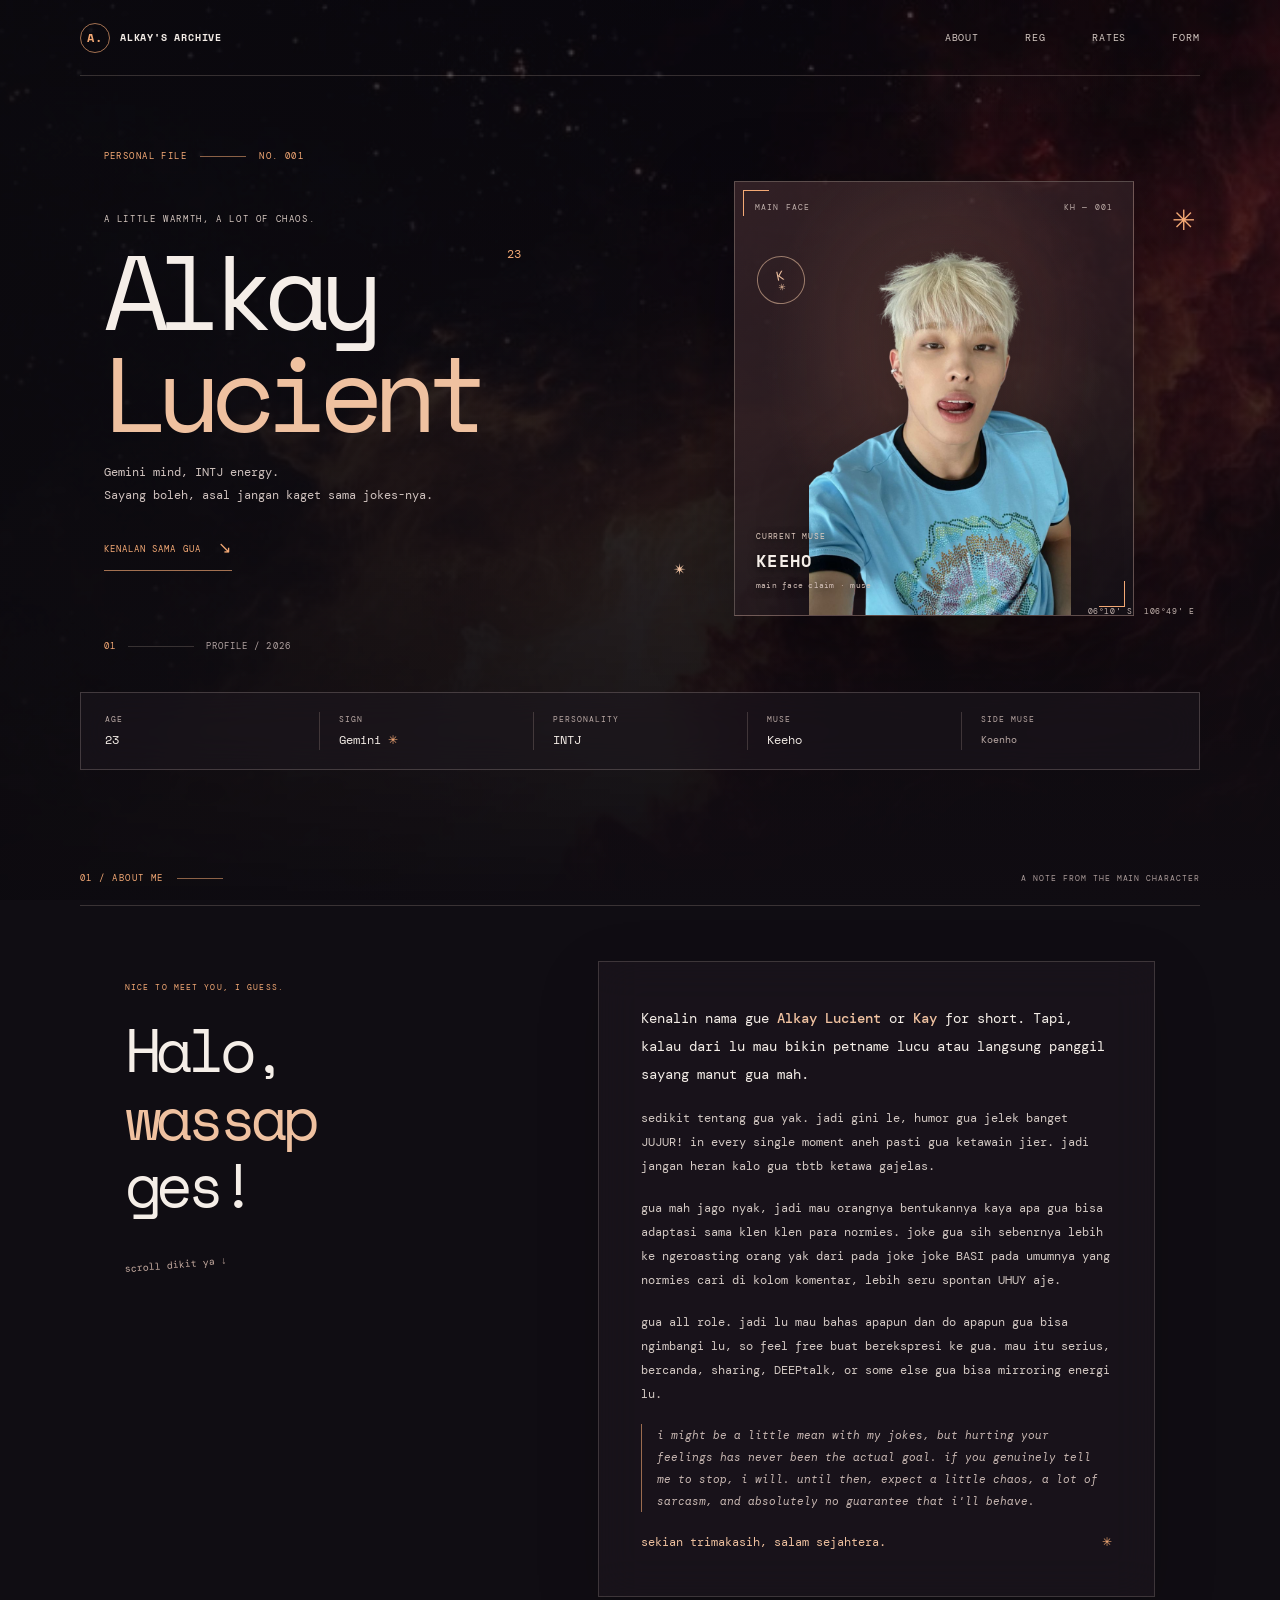
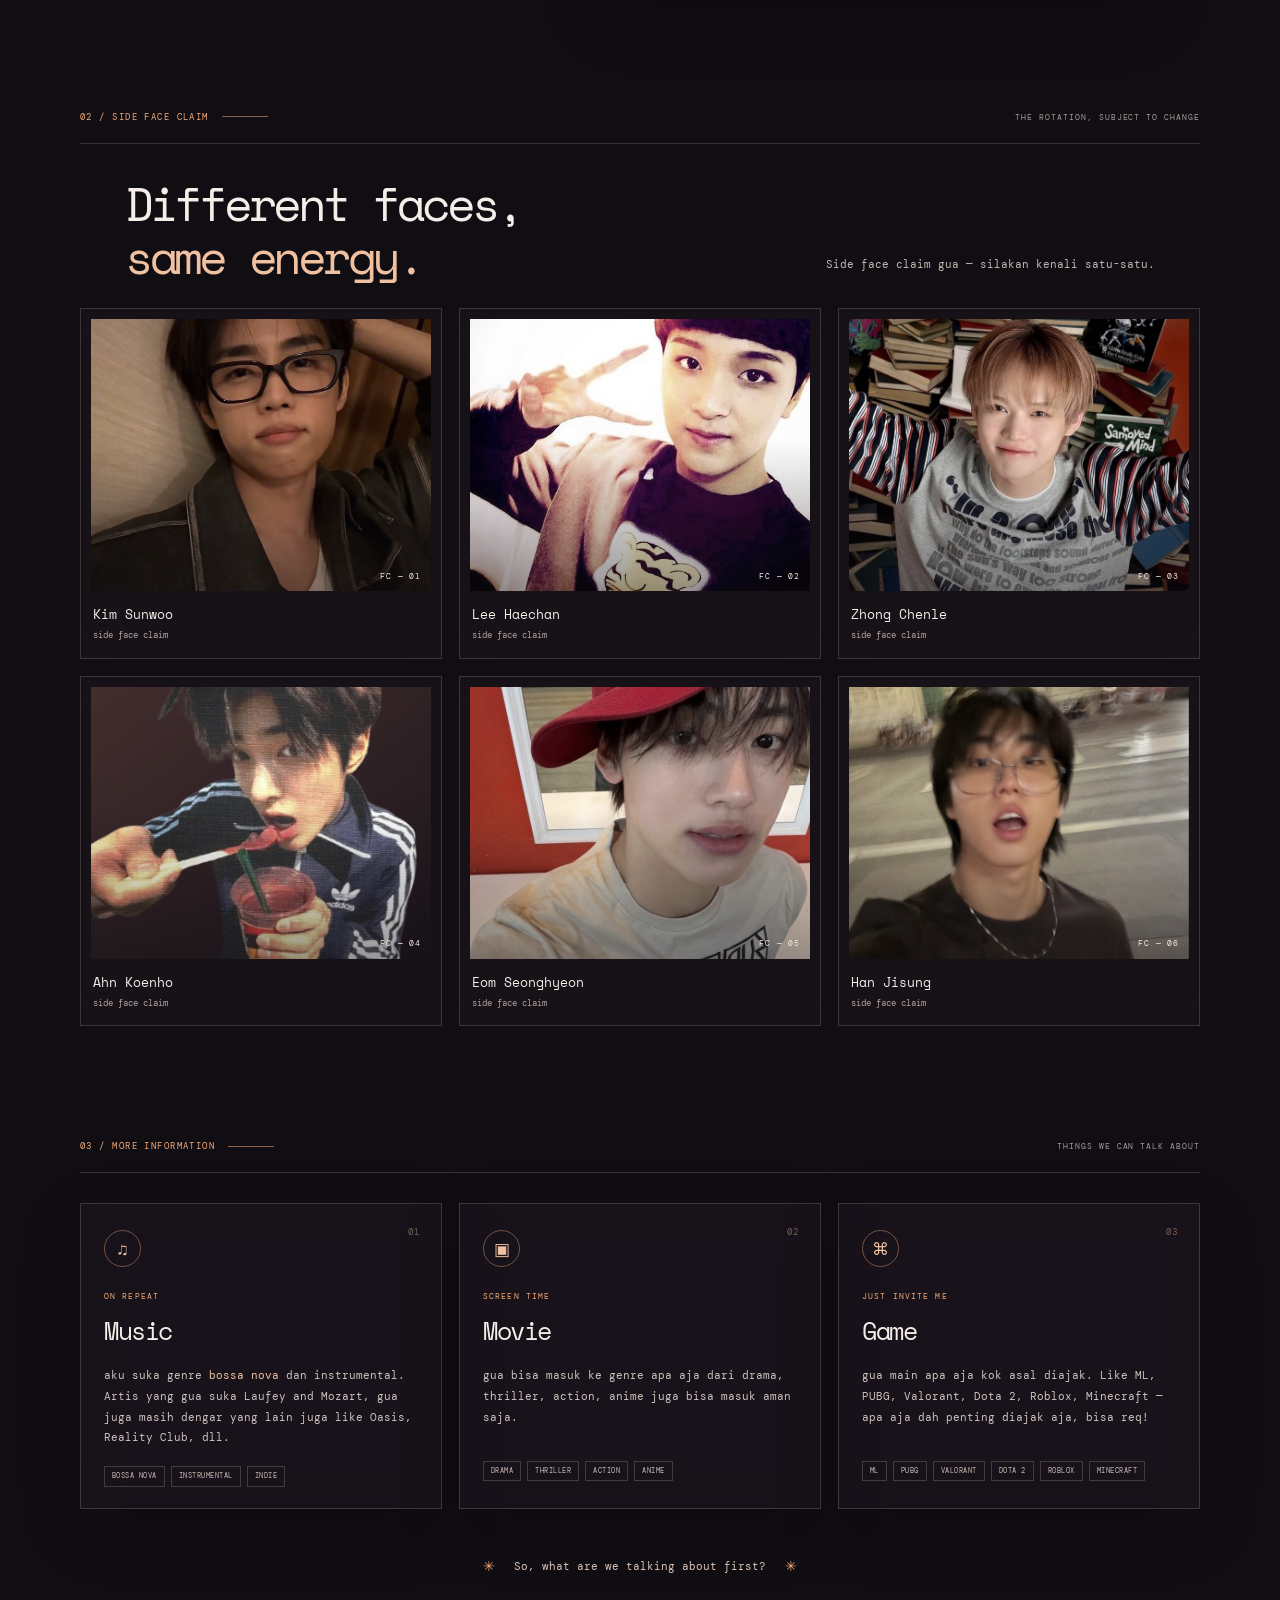
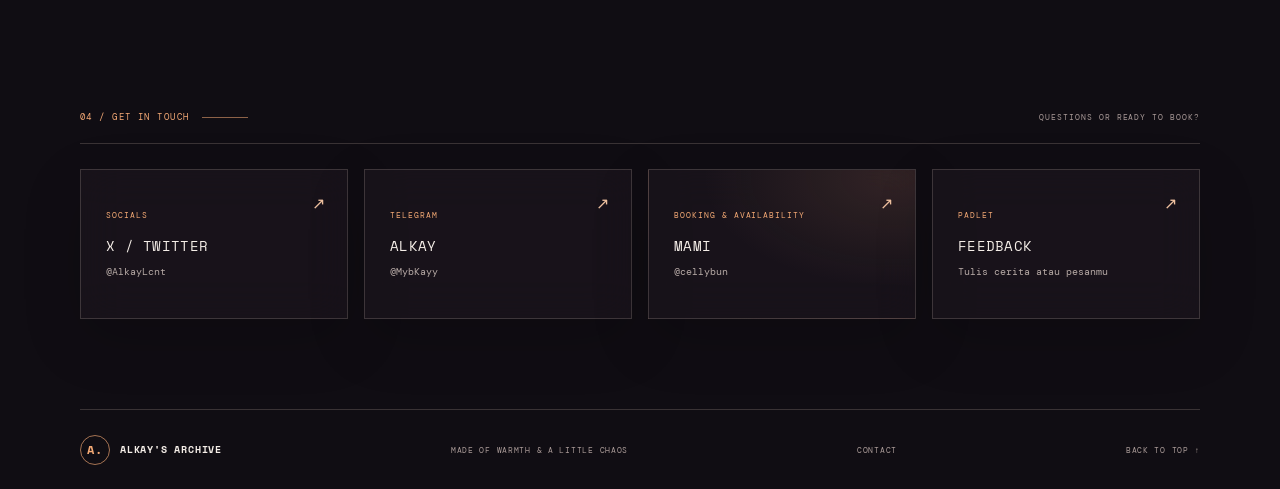
<file: index.html>
<!DOCTYPE html>
<html lang="id">
<head>
    <meta charset="UTF-8">
    <meta name="viewport" content="width=device-width, initial-scale=1.0">
    <meta name="theme-color" content="#100d13">
    <meta name="description" content="Kenalan dengan Alkay Lucient: Gemini, INTJ, dan sedikit chaos.">
    <title>Alkay Lucient — profile archive</title>
    <link rel="preconnect" href="https://fonts.googleapis.com">
    <link rel="preconnect" href="https://fonts.gstatic.com" crossorigin>
    <link href="https://fonts.googleapis.com/css2?family=DM+Mono:wght@400;500&family=Space+Mono:wght@400;700&display=swap" rel="stylesheet">
    <link rel="stylesheet" href="index.css">
</head>
<body>
    <div class="page-shell">
        <header class="site-header">
            <a class="wordmark" href="#home" aria-label="Alkay profile home">
                <span class="wordmark-mark">A.</span>
                <span>ALKAY'S ARCHIVE</span>
            </a>
            <nav class="site-nav" aria-label="Main navigation">
                <a href="#about">ABOUT</a>
                <a href="reg.html">REG</a>
                <a href="rates.html">RATES</a>
                <a href="form.html">FORM</a>
            </nav>
        </header>

        <main>
            <section class="hero section-wrap" id="home">
                <div class="hero-copy">
                    <p class="eyebrow"><span>PERSONAL FILE</span><span class="eyebrow-line"></span><span>NO. 001</span></p>
                    <p class="hero-kicker">A LITTLE WARMTH, A LOT OF CHAOS.</p>
                    <h1>Alkay<br><span>Lucient</span><sup>23</sup></h1>
                    <p class="hero-summary">Gemini mind, INTJ energy.<br>Sayang boleh, asal jangan kaget sama jokes-nya.</p>
                    <a class="text-link" href="#about">KENALAN SAMA GUA <span aria-hidden="true">↘</span></a>
                    <div class="hero-index"><span>01</span><span class="index-rule"></span><span>PROFILE / 2026</span></div>
                </div>

                <div class="hero-visual">
                    <div class="visual-frame">
                        <div class="visual-topline"><span>MAIN FACE</span><span>KH — 001</span></div>
                        <img class="main-face" src="images/faceclaim4.png" alt="Keeho, main face claim Alkay">
                        <div class="visual-stamp" aria-hidden="true">K<br><span>✳</span></div>
                        <div class="visual-caption">
                            <span class="caption-label">CURRENT MUSE</span>
                            <strong>KEEHO</strong>
                            <span class="caption-note">main face claim · muse</span>
                        </div>
                    </div>
                    <span class="visual-spark spark-one" aria-hidden="true">✳</span>
                    <span class="visual-spark spark-two" aria-hidden="true">✴</span>
                    <span class="visual-coordinate">06°10' S&nbsp; 106°49' E</span>
                </div>

                <div class="hero-meta" aria-label="Profile highlights">
                    <div><span>AGE</span><strong>23</strong></div>
                    <div><span>SIGN</span><strong>Gemini <i>✳</i></strong></div>
                    <div><span>PERSONALITY</span><strong>INTJ</strong></div>
                    <div><span>MUSE</span><strong>Keeho</strong></div>
                    <div><span>SIDE MUSE</span><strong class="muted-value">Koenho</strong></div>
                </div>
            </section>

            <section class="about section-wrap section-block" id="about">
                <div class="section-heading">
                    <p class="eyebrow"><span>01 / ABOUT ME</span><span class="eyebrow-line"></span></p>
                    <span class="section-aside">A NOTE FROM THE MAIN CHARACTER</span>
                </div>
                <div class="about-layout">
                    <div class="about-title">
                        <span class="tiny-label">NICE TO MEET YOU, I GUESS.</span>
                        <h2>Halo,<br><em>wassap</em><br>ges!</h2>
                        <span class="hand-note">scroll dikit ya ↓</span>
                    </div>
                    <div class="about-copy glass-panel">
                        <p class="intro-line">Kenalin nama gue <strong>Alkay Lucient</strong> or <strong>Kay</strong> for short. Tapi, kalau dari lu mau bikin petname lucu atau langsung panggil sayang manut gua mah.</p>
                        <p>sedikit tentang gua yak. jadi gini le, humor gua jelek banget JUJUR! in every single moment aneh pasti gua ketawain jier. jadi jangan heran kalo gua tbtb ketawa gajelas.</p>
                        <p>gua mah jago nyak, jadi mau orangnya bentukannya kaya apa gua bisa adaptasi sama klen klen para normies. joke gua sih sebenrnya lebih ke ngeroasting orang yak dari pada joke joke BASI pada umumnya yang normies cari di kolom komentar, lebih seru spontan UHUY aje.</p>
                        <p>gua all role. jadi lu mau bahas apapun dan do apapun gua bisa ngimbangi lu, so feel free buat berekspresi ke gua. mau itu serius, bercanda, sharing, DEEPtalk, or some else gua bisa mirroring energi lu.</p>
                        <p class="english-note">i might be a little mean with my jokes, but hurting your feelings has never been the actual goal. if you genuinely tell me to stop, i will. until then, expect a little chaos, a lot of sarcasm, and absolutely no guarantee that i'll behave.</p>
                        <p class="sign-off">sekian trimakasih, salam sejahtera. <span aria-hidden="true">✳</span></p>
                    </div>
                </div>
            </section>

            <section class="faces section-wrap section-block" id="faces">
                <div class="section-heading">
                    <p class="eyebrow"><span>02 / SIDE FACE CLAIM</span><span class="eyebrow-line"></span></p>
                    <span class="section-aside">THE ROTATION, SUBJECT TO CHANGE</span>
                </div>
                <div class="faces-intro">
                    <h2>Different faces,<br><em>same energy.</em></h2>
                    <p>Side face claim gua — silakan kenali satu-satu.</p>
                </div>
                <div class="face-grid">
                    <article class="face-card">
                        <div class="face-image"><img src="images/faceclaim1.jpg" alt="Kim Sunwoo face claim" loading="lazy"><span>FC — 01</span></div>
                        <h3>Kim Sunwoo</h3><p>side face claim</p>
                    </article>
                    <article class="face-card">
                        <div class="face-image"><img src="images/faceclaim2.jpg" alt="Lee Haechan face claim" loading="lazy"><span>FC — 02</span></div>
                        <h3>Lee Haechan</h3><p>side face claim</p>
                    </article>
                    <article class="face-card">
                        <div class="face-image"><img src="images/faceclaim3.jpg" alt="Zhong Chenle face claim" loading="lazy"><span>FC — 03</span></div>
                        <h3>Zhong Chenle</h3><p>side face claim</p>
                    </article>
                    <article class="face-card">
                        <div class="face-image"><img src="images/koenho.png" alt="Ahn Koenho face claim" loading="lazy"><span>FC — 04</span></div>
                        <h3>Ahn Koenho</h3><p>side face claim</p>
                    </article>
                    <article class="face-card">
                        <div class="face-image"><img src="images/faceclaim5.jpg" alt="Eom Seonghyeon face claim" loading="lazy"><span>FC — 05</span></div>
                        <h3>Eom Seonghyeon</h3><p>side face claim</p>
                    </article>
                    <article class="face-card">
                        <div class="face-image"><img src="images/faceclaim6.jpg" alt="Han Jisung face claim" loading="lazy"><span>FC — 06</span></div>
                        <h3>Han Jisung</h3><p>side face claim</p>
                    </article>
                </div>
            </section>

            <section class="more section-wrap section-block" id="more">
                <div class="section-heading">
                    <p class="eyebrow"><span>03 / MORE INFORMATION</span><span class="eyebrow-line"></span></p>
                    <span class="section-aside">THINGS WE CAN TALK ABOUT</span>
                </div>
                <div class="more-grid">
                    <article class="info-card glass-panel">
                        <span class="info-number">01</span><span class="info-icon" aria-hidden="true">♫</span>
                        <p class="tiny-label">ON REPEAT</p><h3>Music</h3>
                        <p>aku suka genre <em>bossa nova</em> dan instrumental. Artis yang gua suka Laufey and Mozart, gua juga masih dengar yang lain juga like Oasis, Reality Club, dll.</p>
                        <div class="tag-list"><span>BOSSA NOVA</span><span>INSTRUMENTAL</span><span>INDIE</span></div>
                    </article>
                    <article class="info-card glass-panel">
                        <span class="info-number">02</span><span class="info-icon" aria-hidden="true">▣</span>
                        <p class="tiny-label">SCREEN TIME</p><h3>Movie</h3>
                        <p>gua bisa masuk ke genre apa aja dari drama, thriller, action, anime juga bisa masuk aman saja.</p>
                        <div class="tag-list"><span>DRAMA</span><span>THRILLER</span><span>ACTION</span><span>ANIME</span></div>
                    </article>
                    <article class="info-card glass-panel">
                        <span class="info-number">03</span><span class="info-icon" aria-hidden="true">⌘</span>
                        <p class="tiny-label">JUST INVITE ME</p><h3>Game</h3>
                        <p>gua main apa aja kok asal diajak. Like ML, PUBG, Valorant, Dota 2, Roblox, Minecraft — apa aja dah penting diajak aja, bisa req!</p>
                        <div class="tag-list"><span>ML</span><span>PUBG</span><span>VALORANT</span><span>DOTA 2</span><span>ROBLOX</span><span>MINECRAFT</span></div>
                    </article>
                </div>
                <div class="closing-note"><span class="closing-star">✳</span><p>So, what are we talking about first?</p><span class="closing-star">✳</span></div>
            </section>

            <section class="contact section-wrap section-block" id="contact">
                <div class="section-heading">
                    <p class="eyebrow"><span>04 / GET IN TOUCH</span><span class="eyebrow-line"></span></p>
                    <span class="section-aside">QUESTIONS OR READY TO BOOK?</span>
                </div>
                <div class="contact-grid">
                    <a class="contact-card glass-panel" href="https://x.com/AlkayLcnt" target="_blank" rel="noopener noreferrer">
                        <span class="contact-label">SOCIALS</span>
                        <strong>X / TWITTER</strong>
                        <span class="contact-handle">@AlkayLcnt</span>
                        <span class="contact-arrow" aria-hidden="true">↗</span>
                    </a>
                    <a class="contact-card glass-panel" href="https://t.me/MybKayy" target="_blank" rel="noopener noreferrer">
                        <span class="contact-label">TELEGRAM</span>
                        <strong>ALKAY</strong>
                        <span class="contact-handle">@MybKayy</span>
                        <span class="contact-arrow" aria-hidden="true">↗</span>
                    </a>
                    <a class="contact-card contact-manager glass-panel" href="https://t.me/cellybun" target="_blank" rel="noopener noreferrer">
                        <span class="contact-label">BOOKING &amp; AVAILABILITY</span>
                        <strong>MAMI</strong>
                        <span class="contact-handle">@cellybun</span>
                        <span class="contact-arrow" aria-hidden="true">↗</span>
                    </a>
                    <a class="contact-card glass-panel" href="https://padlet.com/Alkaylcnt/kasi-tau-dunia-soal-kay-s0251uhvhlv0x6jkkzag" target="_blank" rel="noopener noreferrer">
                        <span class="contact-label">PADLET</span>
                        <strong>FEEDBACK</strong>
                        <span class="contact-handle">Tulis cerita atau pesanmu</span>
                        <span class="contact-arrow" aria-hidden="true">↗</span>
                    </a>
                </div>
            </section>
        </main>

        <footer class="site-footer section-wrap">
            <a class="wordmark" href="#home"><span class="wordmark-mark">A.</span><span>ALKAY'S ARCHIVE</span></a>
            <span>MADE OF WARMTH &amp; A LITTLE CHAOS</span>
            <a href="#contact">CONTACT</a>
            <a href="#home">BACK TO TOP ↑</a>
        </footer>
    </div>
</body>
</html>
</file>
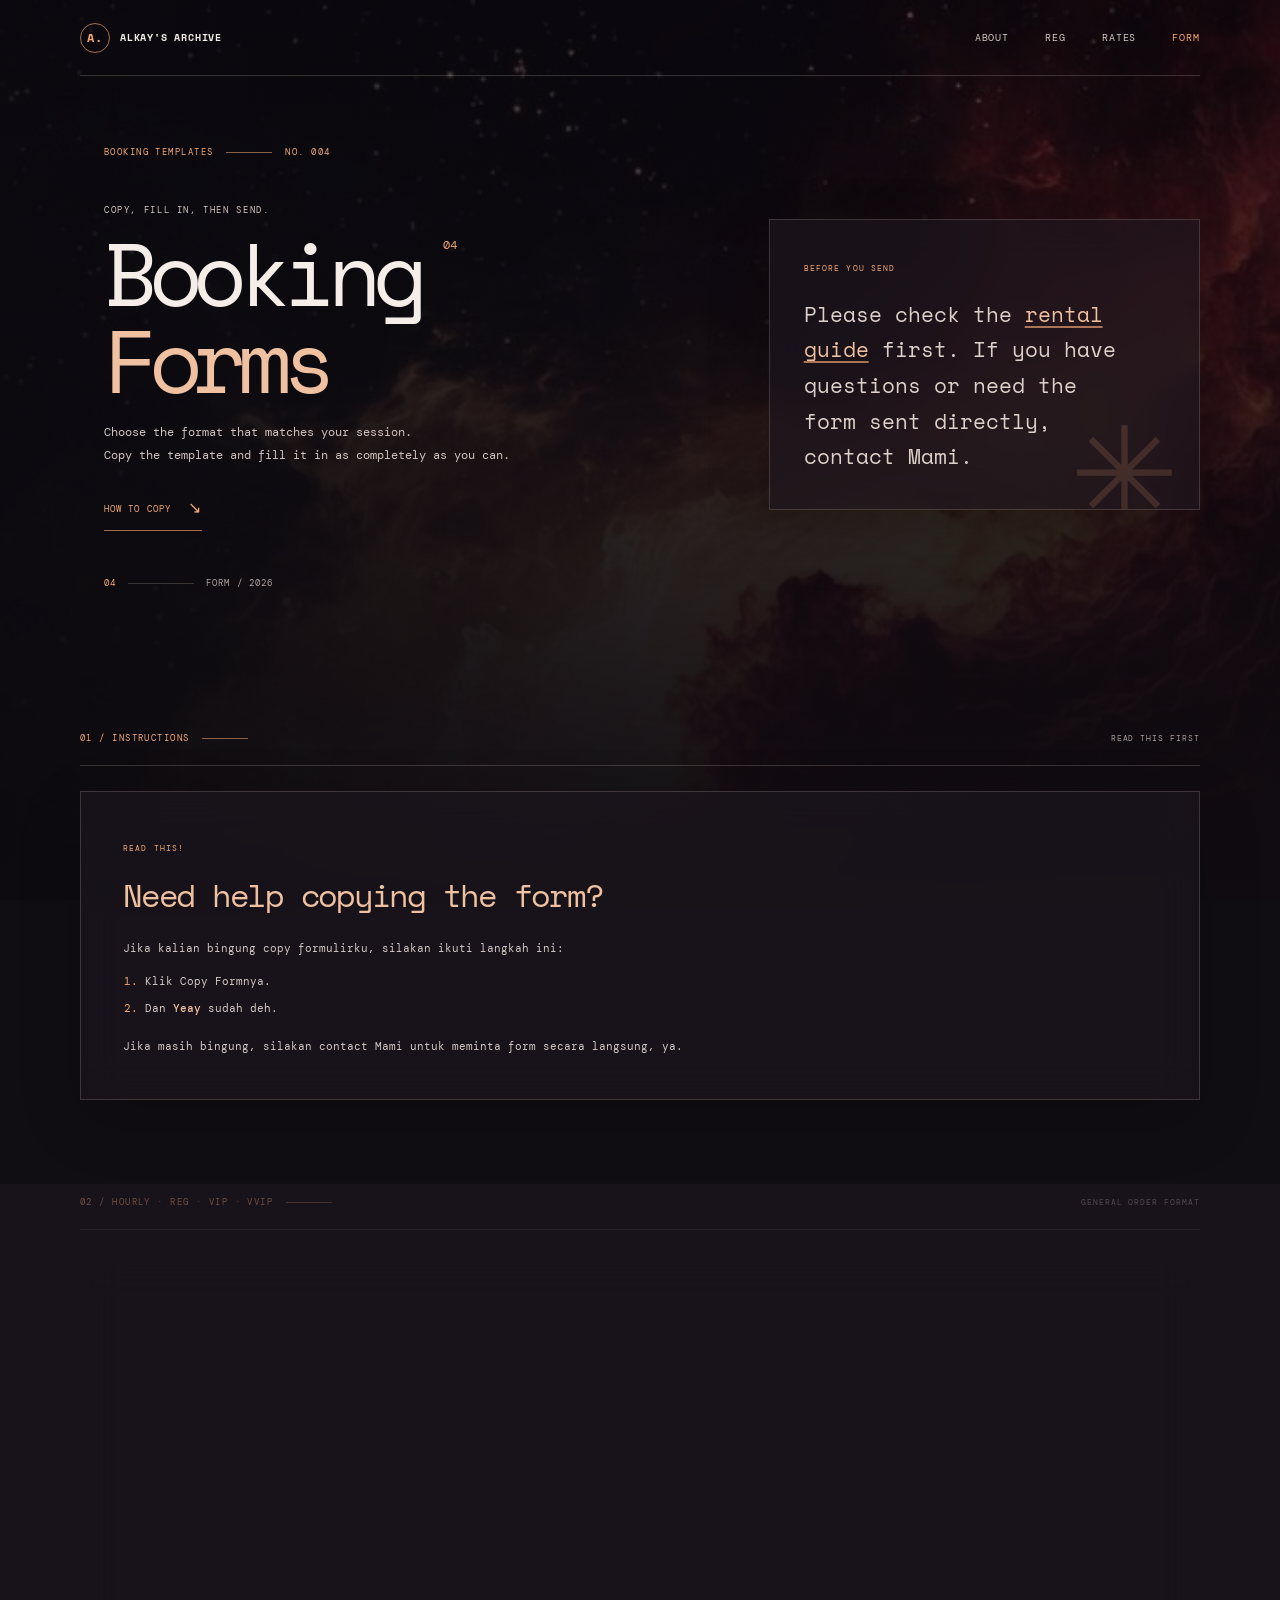
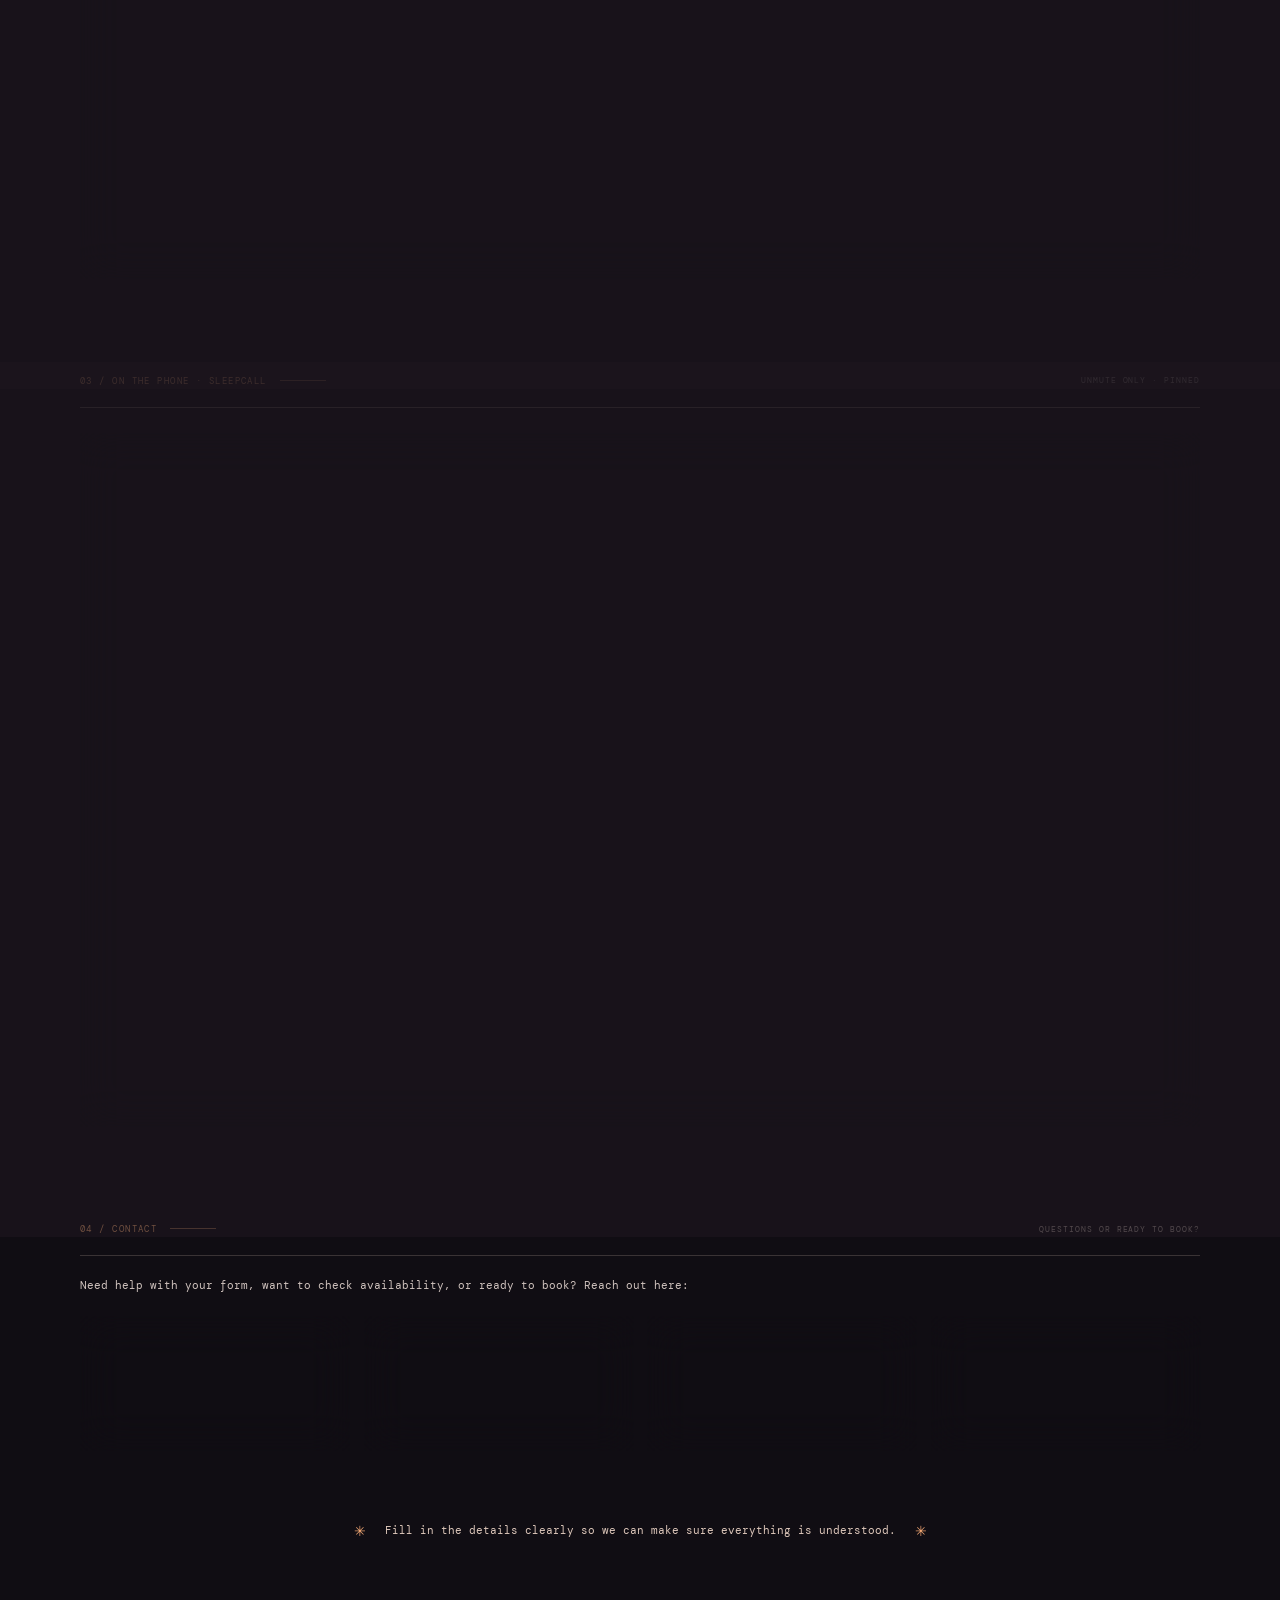
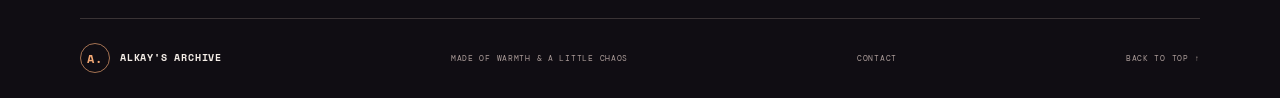
<file: form.html>
<!DOCTYPE html>
<html lang="en">
<head>
    <meta charset="UTF-8">
    <meta name="viewport" content="width=device-width, initial-scale=1.0">
    <meta name="theme-color" content="#100d13">
    <meta name="description" content="Booking form templates and instructions for copying and sending your form.">
    <title>Booking Forms — Alkay's Archive</title>
    <link rel="preconnect" href="https://fonts.googleapis.com">
    <link rel="preconnect" href="https://fonts.gstatic.com" crossorigin>
    <link href="https://fonts.googleapis.com/css2?family=DM+Mono:wght@400;500&family=Space+Mono:wght@400;700&display=swap" rel="stylesheet">
    <link rel="stylesheet" href="form.css">
</head>
<body>
    <div class="page-shell">
        <header class="site-header">
            <a class="wordmark" href="index.html" aria-label="Alkay profile home">
                <span class="wordmark-mark">A.</span>
                <span>ALKAY'S ARCHIVE</span>
            </a>
            <nav class="site-nav" aria-label="Main navigation">
                <a href="index.html#about">ABOUT</a>
                <a href="reg.html">REG</a>
                <a href="rates.html">RATES</a>
                <a href="form.html" aria-current="page">FORM</a>
            </nav>
        </header>

        <main>
            <section class="form-hero section-wrap" id="top">
                <div class="hero-copy">
                    <p class="eyebrow"><span>BOOKING TEMPLATES</span><span class="eyebrow-line"></span><span>NO. 004</span></p>
                    <p class="hero-kicker">COPY, FILL IN, THEN SEND.</p>
                    <h1>Booking<br><span>Forms</span><sup>04</sup></h1>
                    <p class="hero-summary">Choose the format that matches your session.<br>Copy the template and fill it in as completely as you can.</p>
                    <a class="text-link" href="#instructions">HOW TO COPY <span aria-hidden="true">↘</span></a>
                    <div class="hero-index"><span>04</span><span class="index-rule"></span><span>FORM / 2026</span></div>
                </div>
                <aside class="form-note glass-panel">
                    <span class="tiny-label">BEFORE YOU SEND</span>
                    <p>Please check the <a href="reg.html">rental guide</a> first. If you have questions or need the form sent directly, contact Mami.</p>
                    <span class="note-mark" aria-hidden="true">✳</span>
                </aside>
            </section>

            <section class="section-wrap section-block" id="instructions">
                <div class="section-heading">
                    <p class="eyebrow"><span>01 / INSTRUCTIONS</span><span class="eyebrow-line"></span></p>
                    <span class="section-aside">READ THIS FIRST</span>
                </div>
                <div class="instruction-panel glass-panel">
                    <span class="tiny-label">READ THIS!</span>
                    <h2>Need help copying the form?</h2>
                    <p>Jika kalian bingung copy formulirku, silakan ikuti langkah ini:</p>
                    <ol>
                        <li>Klik Copy Formnya.</li>
                        <li>Dan <strong>Yeay</strong> sudah deh.</li>
                    </ol>
                    <p>Jika masih bingung, silakan contact Mami untuk meminta form secara langsung, ya.</p>
                </div>
            </section>

            <section class="section-wrap section-block" id="hourly">
                <div class="section-heading">
                    <p class="eyebrow"><span>02 / HOURLY · REG · VIP · VVIP</span><span class="eyebrow-line"></span></p>
                    <span class="section-aside">GENERAL ORDER FORMAT</span>
                </div>
                <article class="template-card glass-panel">
                    <div class="template-heading">
                        <div>
                            <p class="tiny-label">HOURLY / REG / VIP / VVIP</p>
                            <h2>Session order form</h2>
                        </div>
                        <button class="copy-button" type="button" data-copy="hourly-template">COPY FORM <span aria-hidden="true">↗</span></button>
                    </div>
                    <p class="copy-status" aria-live="polite"></p>
                    <textarea id="hourly-template" class="form-template" aria-label="Hourly, regular, VIP, and VVIP order form" readonly spellcheck="false">FORMAT ORDER

𓂃 01. DATA KLIEN
your name :
age range :
Username X :
Face claim :
Jenis akun : CA / BA / FA / Rant
Pet name buat talent :
Love language :
bout you :
Hal yang kamu suka :
Hal yang kamu hindari :
Trigger warning :

𓂃 02. PROFIL TALENT
Nama talent : 
Face claim talent :
Posisi : BxG / Family / Platonic
Bahasa : INA / ENG / BIL
Gaya typing : lowercase / sentence / neat — aku-kamu / lo-gua / saya-kamu / other
Tipe hubungan : Platonic / Romantic /  Family
Mood hubungan : Lovey-dovey / Love-hate / Both
Kriteria :
Should do :
Shouldn't do :

𓂃 03. DETAIL RENTAL
Paket : Sunset/Promise/Paradise
Durasi :
Mulai rent : Hari, tanggal, jam (WIB/WITA/WIT) 
Platform :
Additional request :
Tanggal penting :
Add-on berbayar :
Add-on gratis :
PDA (VVIP) : Yes / No
Closing oleh : Talent / Manager
Payment : QRIS
Link menfess / self promotion :
Catatan :

</textarea>
                </article>
            </section>

            <section class="section-wrap section-block" id="phone">
                <div class="section-heading">
                    <p class="eyebrow"><span>03 / ON THE PHONE · SLEEPCALL</span><span class="eyebrow-line"></span></p>
                    <span class="section-aside">UNMUTE ONLY · PINNED</span>
                </div>
                <article class="template-card glass-panel">
                    <div class="template-heading">
                        <div>
                            <p class="tiny-label">ON THE PHONE / SLEEPCALL</p>
                            <h2>Call order form</h2>
                        </div>
                        <button class="copy-button" type="button" data-copy="phone-template">COPY FORM <span aria-hidden="true">↗</span></button>
                    </div>
                    <p class="copy-status" aria-live="polite"></p>
                    <textarea id="phone-template" class="form-template" aria-label="On the phone and sleepcall order form" readonly spellcheck="false">FORMAT ON THE PHONE / SLEEPCALL
UNMUTE ONLY

Pinned

FORMAT ORDER
𓂃 01.CLIENT'S IDENTITY
Name :
Username :
Face Claim :
Platform + ID :
Position :
Age Range :
Type Account : CA/BA/FA/RP
Pet Name :
Love language :
Your Characteristics : (describe yourself, please fill this out completely.)
Trigger Warning :

𓂃 02. TALENT's PROFILE
Name : Alkay Lucient
Talent Face Claim :
Position :
Type Relationship : (BxG) &amp; (Platonic, Romantic)
Request Vibes : (calm, clingy, mature, funny, flirty, roasting,  etc)
Topics You're Into :
Topics You'd Rather Avoid :
Relationship Dream :
Should Do :
Shouldn't Do :

𓂃 03.RENTAL INFORMATION
Package : OTP ONLY
Rent Duration :
Start Rent : (Day, Date, Time)
Additional Request :
From Menfess :
Closingan : Yes With Manager
Payment : Qris
Note for Talent :</textarea>
                </article>
            </section>

            <section class="form-contact section-wrap section-block" id="contact">
                <div class="section-heading">
                    <p class="eyebrow"><span>04 / CONTACT</span><span class="eyebrow-line"></span></p>
                    <span class="section-aside">QUESTIONS OR READY TO BOOK?</span>
                </div>
                <p class="form-contact-intro">Need help with your form, want to check availability, or ready to book? Reach out here:</p>
                <div class="form-contact-grid">
                    <a class="form-contact-card glass-panel" href="https://x.com/AlkayLcnt" target="_blank" rel="noopener noreferrer">
                        <span class="tiny-label">SOCIALS</span>
                        <strong>X / TWITTER</strong>
                        <span>@AlkayLcnt</span>
                        <span class="form-contact-arrow" aria-hidden="true">↗</span>
                    </a>
                    <a class="form-contact-card glass-panel" href="https://t.me/MybKayy" target="_blank" rel="noopener noreferrer">
                        <span class="tiny-label">TELEGRAM</span>
                        <strong>ALKAY</strong>
                        <span>@MybKayy</span>
                        <span class="form-contact-arrow" aria-hidden="true">↗</span>
                    </a>
                    <a class="form-contact-card form-contact-manager glass-panel" href="https://t.me/cellybun" target="_blank" rel="noopener noreferrer">
                        <span class="tiny-label">BOOKING &amp; AVAILABILITY</span>
                        <strong>MAMI</strong>
                        <span>@cellybun</span>
                        <span class="form-contact-arrow" aria-hidden="true">↗</span>
                    </a>
                    <a class="form-contact-card glass-panel" href="https://padlet.com/Alkaylcnt/kasi-tau-dunia-soal-kay-s0251uhvhlv0x6jkkzag" target="_blank" rel="noopener noreferrer">
                        <span class="tiny-label">PADLET</span>
                        <strong>Feedback</strong>
                        <span>Tulis cerita atau pesanmu</span>
                        <span class="form-contact-arrow" aria-hidden="true">↗</span>
                    </a>
                </div>
            </section>

            <div class="closing-note section-wrap">
                <span class="closing-star" aria-hidden="true">✳</span>
                <p>Fill in the details clearly so we can make sure everything is understood.</p>
                <span class="closing-star" aria-hidden="true">✳</span>
            </div>
        </main>

        <footer class="site-footer section-wrap">
            <a class="wordmark" href="index.html"><span class="wordmark-mark">A.</span><span>ALKAY'S ARCHIVE</span></a>
            <span>MADE OF WARMTH &amp; A LITTLE CHAOS</span>
            <a href="index.html#contact">CONTACT</a>
            <a href="#top">BACK TO TOP ↑</a>
        </footer>
    </div>
    <script>
        document.querySelectorAll(".copy-button").forEach((button) => {
            button.addEventListener("click", async () => {
                const template = document.getElementById(button.dataset.copy);
                const status = button.closest(".template-card").querySelector(".copy-status");

                if (!(template instanceof HTMLTextAreaElement)) {
                    status.textContent = "Could not find this form. Please reload the page and try again.";
                    return;
                }

                try {
                    if (!navigator.clipboard || !window.isSecureContext) {
                        throw new Error("Clipboard API is unavailable.");
                    }
                    await navigator.clipboard.writeText(template.value);
                } catch {
                    template.focus();
                    template.select();
                    if (!document.execCommand("copy")) {
                        status.textContent = "Copy failed. Select the form text and copy it manually.";
                        return;
                    }
                }

                status.textContent = "Form copied. You can paste it into your order message.";
            });
        });
    </script>
</body>
</html>
</file>
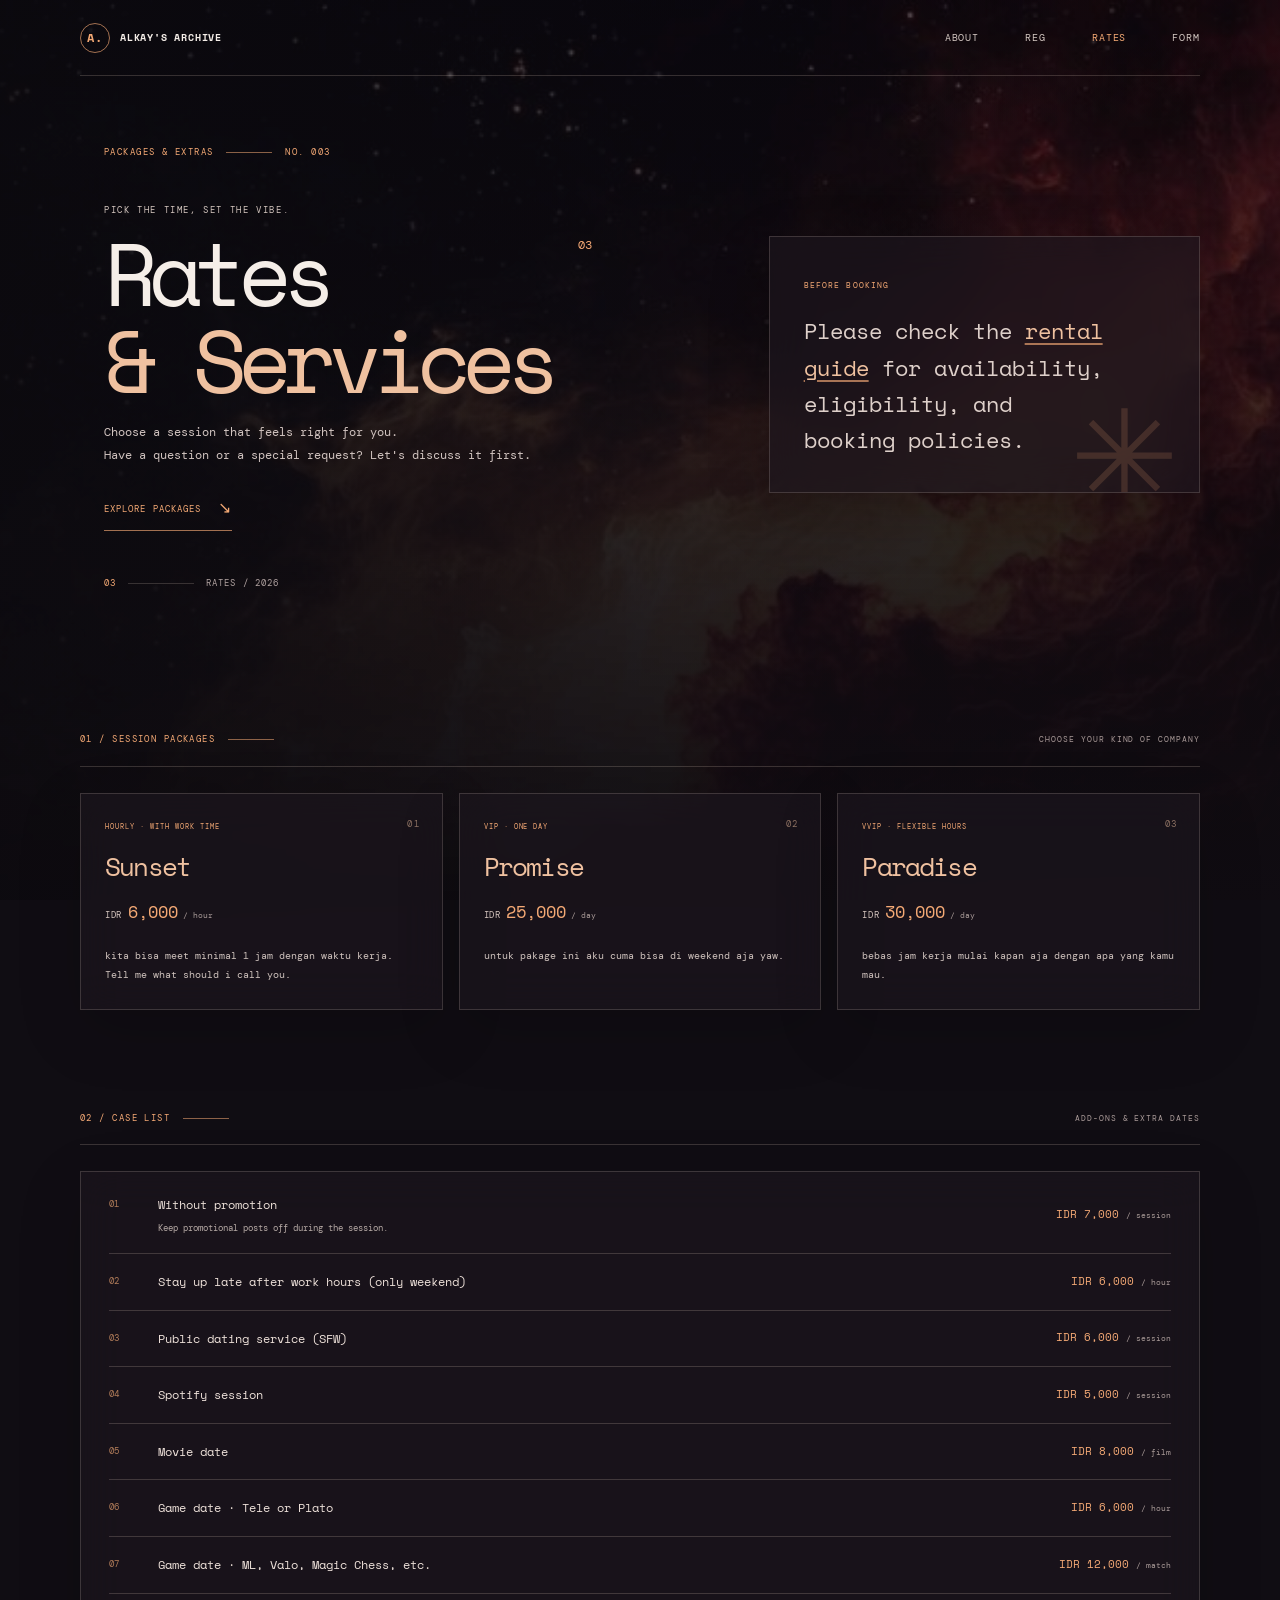
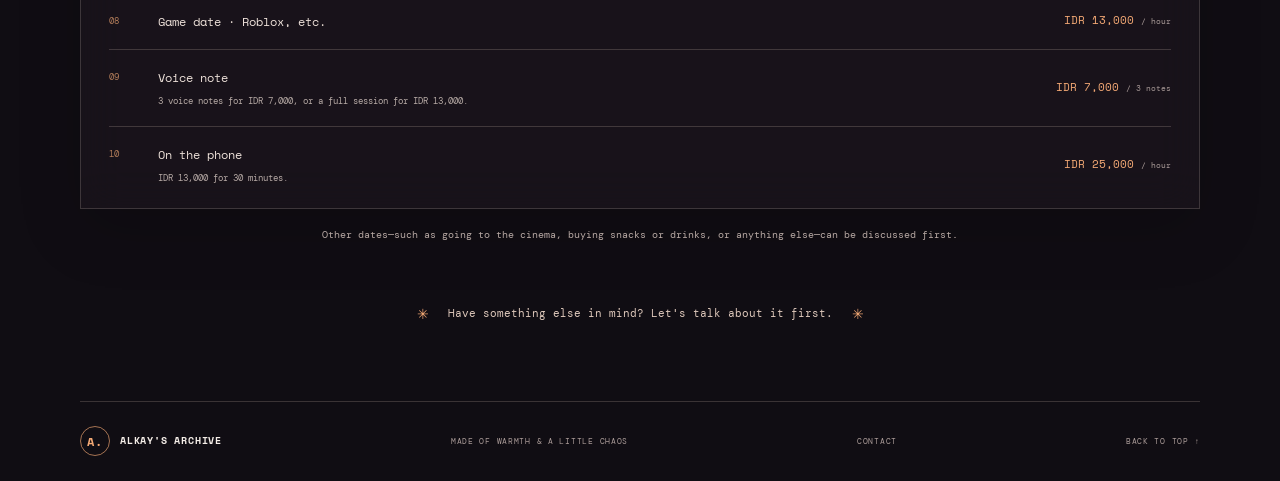
<file: rates.html>
<!DOCTYPE html>
<html lang="en">
<head>
    <meta charset="UTF-8">
    <meta name="viewport" content="width=device-width, initial-scale=1.0">
    <meta name="theme-color" content="#100d13">
    <meta name="description" content="Virtual session packages, add-ons, and rates.">
    <title>Rates — Alkay's Archive</title>
    <link rel="preconnect" href="https://fonts.googleapis.com">
    <link rel="preconnect" href="https://fonts.gstatic.com" crossorigin>
    <link href="https://fonts.googleapis.com/css2?family=DM+Mono:wght@400;500&family=Space+Mono:wght@400;700&display=swap" rel="stylesheet">
    <link rel="stylesheet" href="rates.css">
</head>
<body>
    <div class="page-shell">
        <header class="site-header">
            <a class="wordmark" href="index.html" aria-label="Alkay profile home">
                <span class="wordmark-mark">A.</span>
                <span>ALKAY'S ARCHIVE</span>
            </a>
            <nav class="site-nav" aria-label="Main navigation">
                <a href="index.html#about">ABOUT</a>
                <a href="reg.html">REG</a>
                <a href="rates.html" aria-current="page">RATES</a>
                <a href="form.html">FORM</a>
            </nav>
        </header>

        <main>
            <section class="rates-hero section-wrap" id="top">
                <div class="hero-copy">
                    <p class="eyebrow"><span>PACKAGES &amp; EXTRAS</span><span class="eyebrow-line"></span><span>NO. 003</span></p>
                    <p class="hero-kicker">PICK THE TIME, SET THE VIBE.</p>
                    <h1>Rates<br><span>&amp; Services</span><sup>03</sup></h1>
                    <p class="hero-summary">Choose a session that feels right for you.<br>Have a question or a special request? Let's discuss it first.</p>
                    <a class="text-link" href="#packages">EXPLORE PACKAGES <span aria-hidden="true">↘</span></a>
                    <div class="hero-index"><span>03</span><span class="index-rule"></span><span>RATES / 2026</span></div>
                </div>
                <aside class="rates-note glass-panel">
                    <span class="tiny-label">BEFORE BOOKING</span>
                    <p>Please check the <a href="reg.html">rental guide</a> for availability, eligibility, and booking policies.</p>
                    <span class="note-mark" aria-hidden="true">✳</span>
                </aside>
            </section>

            <section class="rates-section section-wrap section-block" id="packages">
                <div class="section-heading">
                    <p class="eyebrow"><span>01 / SESSION PACKAGES</span><span class="eyebrow-line"></span></p>
                    <span class="section-aside">CHOOSE YOUR KIND OF COMPANY</span>
                </div>
                <div class="package-grid">
                    <article class="package-card glass-panel">
                        <span class="info-number">01</span>
                        <p class="tiny-label">HOURLY · WITH WORK TIME</p>
                        <h2>Sunset</h2>
                        <p class="package-price">IDR <strong>6,000</strong><span> / hour</span></p>
                        <p>kita bisa meet minimal 1 jam dengan waktu kerja. Tell me what should i call you.</p>
                    </article>
                    <article class="package-card glass-panel">
                        <span class="info-number">02</span>
                        <p class="tiny-label">VIP · ONE DAY</p>
                        <h2>Promise</h2>
                        <p class="package-price">IDR <strong>25,000</strong><span> / day</span></p>
                        <p>untuk pakage ini aku cuma bisa di weekend aja yaw.</p>
                    </article>
                    <article class="package-card glass-panel">
                        <span class="info-number">03</span>
                        <p class="tiny-label">VVIP · FLEXIBLE HOURS</p>
                        <h2>Paradise</h2>
                        <p class="package-price">IDR <strong>30,000</strong><span> / day</span></p>
                        <p>bebas jam kerja mulai kapan aja dengan apa yang kamu mau.</p>
                    </article>
                </div>
            </section>

            <section class="rates-section section-wrap section-block" id="case-list">
                <div class="section-heading">
                    <p class="eyebrow"><span>02 / CASE LIST</span><span class="eyebrow-line"></span></p>
                    <span class="section-aside">ADD-ONS &amp; EXTRA DATES</span>
                </div>
                <div class="case-list glass-panel">
                    <article class="case-item"><span class="case-number">01</span><div><h3>Without promotion</h3><p>Keep promotional posts off during the session.</p></div><strong>IDR 7,000 <span>/ session</span></strong></article>
                    <article class="case-item"><span class="case-number">02</span><div><h3>Stay up late after work hours (only weekend)</h3></div><strong>IDR 6,000 <span>/ hour</span></strong></article>
                    <article class="case-item"><span class="case-number">03</span><div><h3>Public dating service (SFW)</h3></div><strong>IDR 6,000 <span>/ session</span></strong></article>
                    <article class="case-item"><span class="case-number">04</span><div><h3>Spotify session</h3></div><strong>IDR 5,000 <span>/ session</span></strong></article>
                    <article class="case-item"><span class="case-number">05</span><div><h3>Movie date</h3></div><strong>IDR 8,000 <span>/ film</span></strong></article>
                    <article class="case-item"><span class="case-number">06</span><div><h3>Game date · Tele or Plato</h3></div><strong>IDR 6,000 <span>/ hour</span></strong></article>
                    <article class="case-item"><span class="case-number">07</span><div><h3>Game date · ML, Valo, Magic Chess, etc.</h3></div><strong>IDR 12,000 <span>/ match</span></strong></article>
                    <article class="case-item"><span class="case-number">08</span><div><h3>Game date · Roblox, etc.</h3></div><strong>IDR 13,000 <span>/ hour</span></strong></article>
                    <article class="case-item"><span class="case-number">09</span><div><h3>Voice note</h3><p>3 voice notes for IDR 7,000, or a full session for IDR 13,000.</p></div><strong>IDR 7,000 <span>/ 3 notes</span></strong></article>
                    <article class="case-item"><span class="case-number">10</span><div><h3>On the phone</h3><p>IDR 13,000 for 30 minutes.</p></div><strong>IDR 25,000 <span>/ hour</span></strong></article>
                </div>
                <p class="case-note">Other dates—such as going to the cinema, buying snacks or drinks, or anything else—can be discussed first.</p>
            </section>

            <div class="closing-note section-wrap">
                <span class="closing-star" aria-hidden="true">✳</span>
                <p>Have something else in mind? Let's talk about it first.</p>
                <span class="closing-star" aria-hidden="true">✳</span>
            </div>
        </main>

        <footer class="site-footer section-wrap">
            <a class="wordmark" href="index.html"><span class="wordmark-mark">A.</span><span>ALKAY'S ARCHIVE</span></a>
            <span>MADE OF WARMTH &amp; A LITTLE CHAOS</span>
            <a href="index.html#contact">CONTACT</a>
            <a href="#top">BACK TO TOP ↑</a>
        </footer>
    </div>
</body>
</html>
</file>
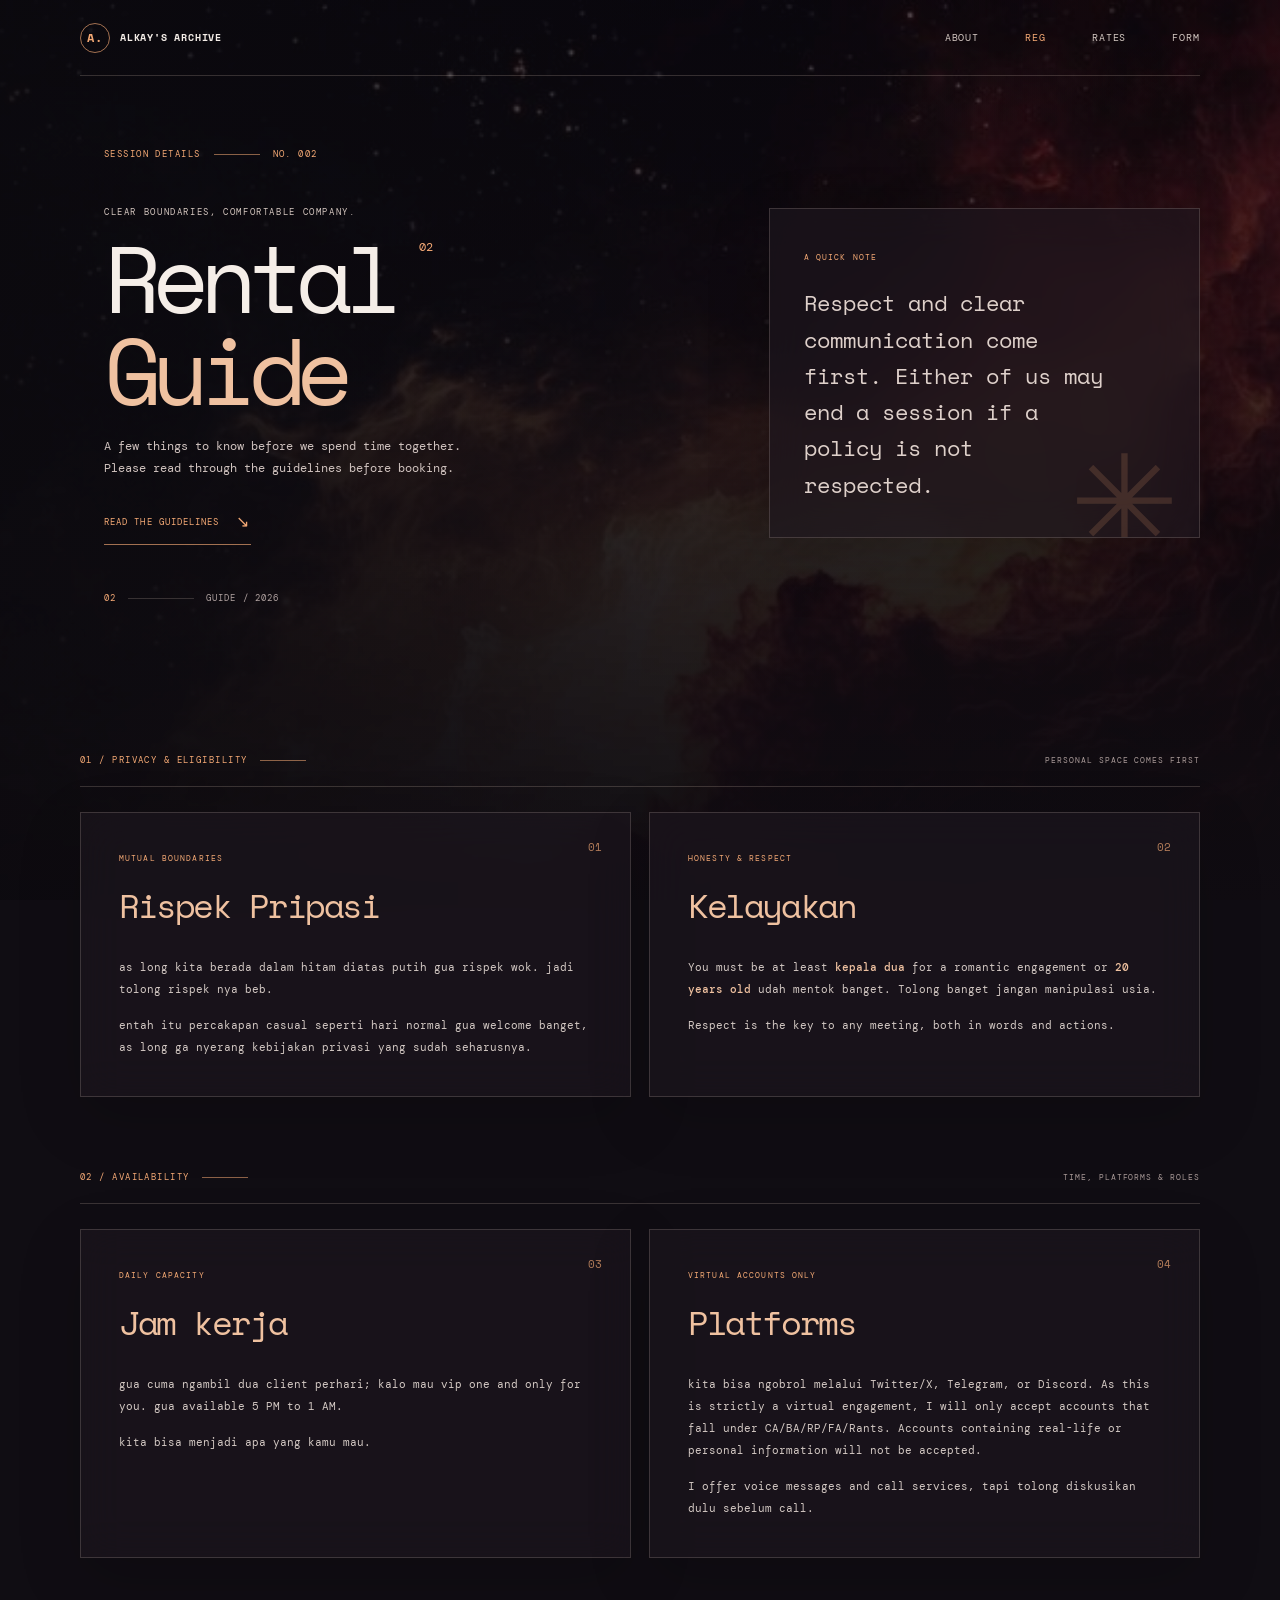
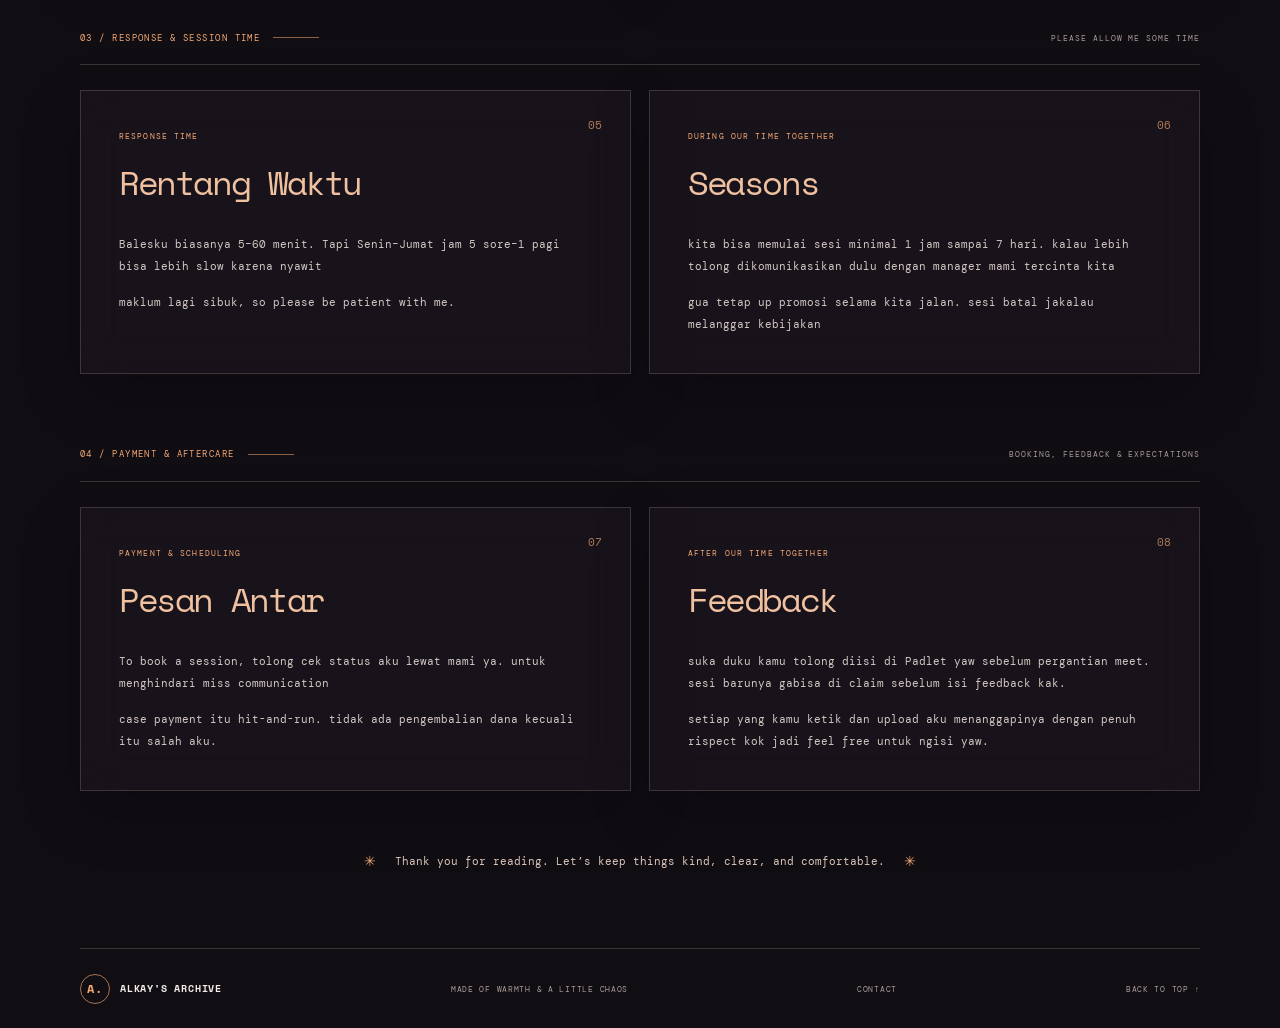
<file: reg.html>
<!DOCTYPE html>
<html lang="en">
<head>
    <meta charset="UTF-8">
    <meta name="viewport" content="width=device-width, initial-scale=1.0">
    <meta name="theme-color" content="#100d13">
    <meta name="description" content="Privacy, eligibility, availability, and booking guidelines for a virtual session.">
    <title>Rental Guide — Alkay's Archive</title>
    <link rel="preconnect" href="https://fonts.googleapis.com">
    <link rel="preconnect" href="https://fonts.gstatic.com" crossorigin>
    <link href="https://fonts.googleapis.com/css2?family=DM+Mono:wght@400;500&family=Space+Mono:wght@400;700&display=swap" rel="stylesheet">
    <link rel="stylesheet" href="reg.css">
</head>
<body>
    <div class="page-shell">
        <header class="site-header">
            <a class="wordmark" href="index.html" aria-label="Alkay profile home">
                <span class="wordmark-mark">A.</span>
                <span>ALKAY'S ARCHIVE</span>
            </a>
            <nav class="site-nav" aria-label="Main navigation">
                <a href="index.html#about">ABOUT</a>
                <a href="reg.html" aria-current="page">REG</a>
                <a href="rates.html">RATES</a>
                <a href="form.html">FORM</a>
            </nav>
        </header>

        <main>
            <section class="guide-hero section-wrap" id="top">
                <div class="hero-copy">
                    <p class="eyebrow"><span>SESSION DETAILS</span><span class="eyebrow-line"></span><span>NO. 002</span></p>
                    <p class="hero-kicker">CLEAR BOUNDARIES, COMFORTABLE COMPANY.</p>
                    <h1>Rental<br><span>Guide</span><sup>02</sup></h1>
                    <p class="hero-summary">A few things to know before we spend time together.<br>Please read through the guidelines before booking.</p>
                    <a class="text-link" href="#privacy">READ THE GUIDELINES <span aria-hidden="true">↘</span></a>
                    <div class="hero-index"><span>02</span><span class="index-rule"></span><span>GUIDE / 2026</span></div>
                </div>
                <aside class="guide-note glass-panel">
                    <span class="tiny-label">A QUICK NOTE</span>
                    <p>Respect and clear communication come first. Either of us may end a session if a policy is not respected.</p>
                    <span class="note-mark" aria-hidden="true">✳</span>
                </aside>
            </section>

            <section class="guide-section section-wrap section-block" id="privacy">
                <div class="section-heading">
                    <p class="eyebrow"><span>01 / PRIVACY &amp; ELIGIBILITY</span><span class="eyebrow-line"></span></p>
                    <span class="section-aside">PERSONAL SPACE COMES FIRST</span>
                </div>
                <div class="guide-grid">
                    <article class="guide-card glass-panel">
                        <span class="info-number">01</span>
                        <p class="tiny-label">MUTUAL BOUNDARIES</p>
                        <h2>Rispek Pripasi</h2>
                        <p>as long kita berada dalam hitam diatas putih gua rispek wok. jadi tolong rispek nya beb.</p>
                        <p>entah itu percakapan casual seperti hari normal gua welcome banget, as long ga nyerang kebijakan privasi yang sudah seharusnya.</p>
                    </article>
                    <article class="guide-card glass-panel">
                        <span class="info-number">02</span>
                        <p class="tiny-label">HONESTY &amp; RESPECT</p>
                        <h2>Kelayakan</h2>
                        <p>You must be at least <strong>kepala dua</strong> for a romantic engagement or <strong>20 years old</strong> udah mentok banget. Tolong banget jangan manipulasi usia.</p>
                        <p>Respect is the key to any meeting, both in words and actions.</p>
                    </article>
                </div>
            </section>

            <section class="guide-section section-wrap section-block" id="availability">
                <div class="section-heading">
                    <p class="eyebrow"><span>02 / AVAILABILITY</span><span class="eyebrow-line"></span></p>
                    <span class="section-aside">TIME, PLATFORMS &amp; ROLES</span>
                </div>
                <div class="guide-grid">
                    <article class="guide-card glass-panel">
                        <span class="info-number">03</span>
                        <p class="tiny-label">DAILY CAPACITY</p>
                        <h2>Jam kerja</h2>
                        <p>gua cuma ngambil dua client perhari; kalo mau vip one and only for you. gua available 5 PM to 1 AM.</p>
                        <p>kita bisa menjadi apa yang kamu mau.</p>
                    </article>
                    <article class="guide-card glass-panel">
                        <span class="info-number">04</span>
                        <p class="tiny-label">VIRTUAL ACCOUNTS ONLY</p>
                        <h2>Platforms</h2>
                        <p>kita bisa ngobrol melalui Twitter/X, Telegram, or Discord. As this is strictly a virtual engagement, I will only accept accounts that fall under CA/BA/RP/FA/Rants. Accounts containing real-life or personal information will not be accepted.</p>
                        <p>I offer voice messages and call services, tapi tolong diskusikan dulu sebelum call.</p>
                    </article>
                </div>
            </section>

            <section class="guide-section section-wrap section-block" id="sessions">
                <div class="section-heading">
                    <p class="eyebrow"><span>03 / RESPONSE &amp; SESSION TIME</span><span class="eyebrow-line"></span></p>
                    <span class="section-aside">PLEASE ALLOW ME SOME TIME</span>
                </div>
                <div class="guide-grid">
                    <article class="guide-card glass-panel">
                        <span class="info-number">05</span>
                        <p class="tiny-label">RESPONSE TIME</p>
                        <h2>Rentang Waktu</h2>
                        <p>Balesku biasanya 5–60 menit. Tapi Senin–Jumat jam 5 sore–1 pagi bisa lebih slow karena nyawit</p>
                        <p>maklum lagi sibuk, so please be patient with me.</p>
                    </article>
                    <article class="guide-card glass-panel">
                        <span class="info-number">06</span>
                        <p class="tiny-label">DURING OUR TIME TOGETHER</p>
                        <h2>Seasons</h2>
                        <p>kita bisa memulai sesi minimal 1 jam sampai 7 hari. kalau lebih tolong dikomunikasikan dulu dengan manager mami tercinta kita</p>
                        <p>gua tetap up promosi selama kita jalan. sesi batal jakalau melanggar kebijakan</p>
                    </article>
                </div>
            </section>

            <section class="guide-section section-wrap section-block" id="booking">
                <div class="section-heading">
                    <p class="eyebrow"><span>04 / PAYMENT &amp; AFTERCARE</span><span class="eyebrow-line"></span></p>
                    <span class="section-aside">BOOKING, FEEDBACK &amp; EXPECTATIONS</span>
                </div>
                <div class="guide-grid">
                    <article class="guide-card glass-panel">
                        <span class="info-number">07</span>
                        <p class="tiny-label">PAYMENT &amp; SCHEDULING</p>
                        <h2>Pesan Antar</h2>
                        <p>To book a session, tolong cek status aku lewat mami ya. untuk menghindari miss communication</p>
                        <p>case payment itu hit-and-run. tidak ada pengembalian dana kecuali itu salah aku.</p>
                    </article>
                    <article class="guide-card glass-panel">
                        <span class="info-number">08</span>
                        <p class="tiny-label">AFTER OUR TIME TOGETHER</p>
                        <h2>Feedback</h2>
                        <p>suka duku kamu tolong diisi di Padlet yaw sebelum pergantian meet. sesi barunya gabisa di claim sebelum isi feedback kak.</p>
                        <p>setiap yang kamu ketik dan upload aku menanggapinya dengan penuh rispect kok jadi feel free untuk ngisi yaw.</p>
                    </article>
                </div>
            </section>

            <div class="closing-note section-wrap">
                <span class="closing-star" aria-hidden="true">✳</span>
                <p>Thank you for reading. Let’s keep things kind, clear, and comfortable.</p>
                <span class="closing-star" aria-hidden="true">✳</span>
            </div>
        </main>

        <footer class="site-footer section-wrap">
            <a class="wordmark" href="index.html"><span class="wordmark-mark">A.</span><span>ALKAY'S ARCHIVE</span></a>
            <span>MADE OF WARMTH &amp; A LITTLE CHAOS</span>
            <a href="index.html#contact">CONTACT</a>
            <a href="#top">BACK TO TOP ↑</a>
        </footer>
    </div>
</body>
</html>
</file>
<file: index.css>
:root {
    color-scheme: dark;
    --ink: #f5eee8;
    --muted: #b7aaa6;
    --dim: #807678;
    --warm: #f4a975;
    --peach: #efc1a0;
    --line: rgba(247, 224, 211, 0.18);
    --glass: rgba(30, 24, 31, 0.62);
    --mono: "DM Mono", "Courier New", monospace;
    --display: "Space Mono", "Courier New", monospace;
}

* {
    box-sizing: border-box;
}

html {
    scroll-behavior: smooth;
    scroll-padding-top: 92px;
}

body {
    min-width: 320px;
    margin: 0;
    color: var(--ink);
    background: #100d13 url("images/backround.jpg") center top / cover fixed no-repeat;
    font-family: var(--mono);
    font-size: 14px;
    line-height: 1.8;
}

body::before {
    position: fixed;
    z-index: 0;
    inset: 0;
    background:
        linear-gradient(90deg, rgba(12, 10, 15, 0.88) 0%, rgba(15, 11, 17, 0.58) 52%, rgba(16, 11, 16, 0.5) 100%),
        linear-gradient(180deg, rgba(10, 9, 14, 0.18) 0%, rgba(14, 10, 15, 0.72) 55%, #100d13 100%);
    content: "";
}

a {
    color: inherit;
    text-decoration: none;
}

button,
a {
    -webkit-tap-highlight-color: transparent;
}

::selection {
    color: #171016;
    background: var(--warm);
}

.page-shell {
    position: relative;
    z-index: 1;
    overflow: hidden;
}

.section-wrap,
.site-header {
    width: min(1120px, calc(100% - 64px));
    margin-inline: auto;
}

.site-header {
    min-height: 76px;
    display: flex;
    align-items: center;
    justify-content: space-between;
    border-bottom: 1px solid var(--line);
    font-size: 10px;
    letter-spacing: 0.09em;
}

.wordmark {
    display: inline-flex;
    align-items: center;
    gap: 10px;
    font-family: var(--display);
    font-size: 10px;
    font-weight: 700;
    letter-spacing: 0.08em;
}

.wordmark-mark {
    display: grid;
    width: 30px;
    height: 30px;
    place-items: center;
    border: 1px solid rgba(244, 169, 117, 0.65);
    border-radius: 50%;
    color: var(--warm);
    font-size: 12px;
}

.site-nav {
    display: flex;
    gap: clamp(18px, 4vw, 46px);
    color: #d3c7c1;
}

.site-nav a,
.site-footer > a:not(.wordmark) {
    transition: color 180ms ease;
}

.site-nav a:hover,
.site-footer > a:not(.wordmark):hover {
    color: var(--warm);
}

.status {
    display: inline-flex;
    align-items: center;
    gap: 8px;
    color: #d7cac4;
    font-size: 9px;
}

.status-dot {
    width: 7px;
    height: 7px;
    border-radius: 50%;
    background: #e4a77b;
    box-shadow: 0 0 12px rgba(244, 169, 117, 0.8);
}

.hero {
    position: relative;
    min-height: 670px;
    display: grid;
    grid-template-columns: 1.05fr 0.95fr;
    align-items: center;
    padding-top: 54px;
    padding-bottom: 104px;
}

.hero-copy {
    z-index: 1;
    padding: 18px 0 12px 4%;
}

.eyebrow {
    display: flex;
    align-items: center;
    gap: 13px;
    margin: 0;
    color: var(--warm);
    font-size: 9px;
    letter-spacing: 0.16em;
}

.eyebrow-line {
    width: 46px;
    height: 1px;
    background: rgba(244, 169, 117, 0.55);
}

.hero-kicker {
    margin: 47px 0 12px;
    color: #d4c6bf;
    font-size: 9px;
    letter-spacing: 0.18em;
}

h1,
h2,
h3,
p {
    margin-top: 0;
}

h1 {
    position: relative;
    width: fit-content;
    margin-bottom: 18px;
    font-family: var(--display);
    font-size: clamp(54px, 8.6vw, 106px);
    font-weight: 400;
    letter-spacing: -0.105em;
    line-height: 0.96;
}

h1 > span {
    color: var(--peach);
}

h1 sup {
    position: absolute;
    top: 10px;
    right: -40px;
    color: var(--warm);
    font-family: var(--mono);
    font-size: 12px;
    letter-spacing: 0;
}

.hero-summary {
    margin-bottom: 28px;
    color: #d0c3bf;
    font-size: 12px;
    line-height: 1.9;
}

.text-link {
    display: inline-flex;
    align-items: center;
    gap: 17px;
    padding-bottom: 7px;
    border-bottom: 1px solid rgba(244, 169, 117, 0.65);
    color: var(--warm);
    font-size: 9px;
    letter-spacing: 0.12em;
}

.text-link span {
    font-size: 16px;
    transition: transform 180ms ease;
}

.text-link:hover span {
    transform: translate(3px, 3px);
}

.hero-index {
    display: flex;
    align-items: center;
    gap: 12px;
    margin-top: 67px;
    color: #b0a2a0;
    font-size: 9px;
    letter-spacing: 0.12em;
}

.hero-index > span:first-child {
    color: var(--warm);
}

.index-rule {
    width: 66px;
    height: 1px;
    background: var(--line);
}

.hero-visual {
    position: relative;
    display: grid;
    min-height: 465px;
    place-items: center;
}

.visual-frame {
    position: relative;
    width: min(100%, 400px);
    height: 435px;
    border: 1px solid rgba(246, 216, 198, 0.29);
    background:
        radial-gradient(ellipse at 50% 40%, rgba(196, 128, 100, 0.25), transparent 60%),
        linear-gradient(145deg, rgba(80, 52, 56, 0.56), rgba(20, 17, 23, 0.82));
    box-shadow: 0 28px 80px rgba(4, 3, 8, 0.35);
}

.visual-frame::before,
.visual-frame::after {
    position: absolute;
    z-index: 1;
    width: 25px;
    height: 25px;
    content: "";
}

.visual-frame::before {
    top: 8px;
    left: 8px;
    border-top: 1px solid var(--warm);
    border-left: 1px solid var(--warm);
}

.visual-frame::after {
    right: 8px;
    bottom: 8px;
    border-right: 1px solid var(--warm);
    border-bottom: 1px solid var(--warm);
}

.visual-topline {
    position: absolute;
    z-index: 2;
    top: 18px;
    right: 20px;
    left: 20px;
    display: flex;
    justify-content: space-between;
    color: rgba(246, 232, 223, 0.72);
    font-size: 8px;
    letter-spacing: 0.14em;
}

.main-face {
    position: absolute;
    right: 3%;
    bottom: 0;
    width: 91%;
    height: 91%;
    object-fit: contain;
    object-position: center bottom;
    filter: drop-shadow(0 10px 24px rgba(0, 0, 0, 0.28));
}

.visual-stamp {
    position: absolute;
    top: 74px;
    left: 22px;
    display: grid;
    width: 48px;
    height: 48px;
    align-content: center;
    justify-items: center;
    border: 1px solid rgba(245, 201, 168, 0.55);
    border-radius: 50%;
    color: var(--peach);
    font-family: var(--display);
    font-size: 13px;
    line-height: 1.1;
    transform: rotate(-12deg);
}

.visual-stamp span {
    font-size: 9px;
}

.visual-caption {
    position: absolute;
    z-index: 2;
    bottom: 22px;
    left: 21px;
    display: grid;
    gap: 2px;
    text-shadow: 0 2px 8px rgba(0, 0, 0, 0.8);
}

.caption-label,
.caption-note {
    color: #e1ccc0;
    font-size: 8px;
    letter-spacing: 0.1em;
}

.visual-caption strong {
    font-family: var(--display);
    font-size: 17px;
    letter-spacing: 0.08em;
}

.caption-note {
    color: #d3c0b9;
    letter-spacing: 0.03em;
}

.visual-spark {
    position: absolute;
    color: var(--warm);
}

.spark-one {
    top: 30px;
    right: 1%;
    font-size: 28px;
}

.spark-two {
    bottom: 46px;
    left: 1%;
    color: var(--peach);
    font-size: 16px;
}

.visual-coordinate {
    position: absolute;
    right: 1%;
    bottom: 12px;
    color: #c2b2ad;
    font-size: 8px;
    letter-spacing: 0.08em;
}

.hero-meta {
    position: absolute;
    right: 0;
    bottom: 0;
    left: 0;
    display: grid;
    grid-template-columns: repeat(5, 1fr);
    padding: 19px 24px;
    border: 1px solid rgba(246, 224, 213, 0.2);
    background: rgba(30, 24, 31, 0.55);
    backdrop-filter: blur(18px);
    -webkit-backdrop-filter: blur(18px);
}

.hero-meta > div {
    display: grid;
    gap: 2px;
    padding-left: 19px;
    border-left: 1px solid var(--line);
}

.hero-meta > div:first-child {
    padding-left: 0;
    border-left: 0;
}

.hero-meta span {
    color: #baa9a5;
    font-size: 8px;
    letter-spacing: 0.12em;
}

.hero-meta strong {
    font-family: var(--display);
    font-size: 12px;
    font-weight: 400;
}

.hero-meta strong i {
    color: var(--warm);
    font-style: normal;
}

.hero-meta .muted-value {
    color: #b8a8a4;
    font-family: var(--mono);
    font-size: 10px;
}

.section-block {
    padding-top: 100px;
}

.section-heading {
    display: flex;
    align-items: center;
    justify-content: space-between;
    padding-bottom: 18px;
    border-bottom: 1px solid var(--line);
}

.section-aside {
    color: #a99a98;
    font-size: 8px;
    letter-spacing: 0.12em;
}

.about-layout {
    display: grid;
    grid-template-columns: 0.8fr 1.2fr;
    gap: clamp(34px, 8vw, 115px);
    padding: 55px 4% 0;
}

.about-title {
    position: relative;
    align-self: start;
    padding-top: 12px;
}

.tiny-label {
    color: var(--warm);
    font-size: 8px;
    letter-spacing: 0.14em;
}

.about-title h2,
.faces-intro h2 {
    margin: 18px 0 12px;
    font-family: var(--display);
    font-size: clamp(37px, 5vw, 60px);
    font-weight: 400;
    letter-spacing: -0.09em;
    line-height: 1.13;
}

.about-title h2 em,
.faces-intro h2 em {
    color: var(--peach);
    font-style: normal;
}

.hand-note {
    display: inline-block;
    margin-top: 25px;
    color: #c3a99f;
    font-size: 10px;
    transform: rotate(-5deg);
}

.glass-panel {
    border: 1px solid rgba(248, 226, 214, 0.17);
    background: var(--glass);
    box-shadow: 0 20px 60px rgba(4, 3, 8, 0.16);
    backdrop-filter: blur(20px);
    -webkit-backdrop-filter: blur(20px);
}

.about-copy {
    padding: clamp(23px, 4vw, 42px);
    color: #d4c9c4;
    font-size: 12px;
    line-height: 2;
}

.about-copy p {
    margin-bottom: 18px;
}

.about-copy p:last-child {
    margin-bottom: 0;
}

.about-copy .intro-line {
    color: var(--ink);
    font-size: 14px;
}

.intro-line strong {
    color: var(--peach);
    font-weight: 500;
}

.english-note {
    padding-left: 15px;
    border-left: 1px solid rgba(244, 169, 117, 0.6);
    color: #c8b7b2;
    font-size: 11px;
    font-style: italic;
}

.sign-off {
    display: flex;
    justify-content: space-between;
    color: var(--peach);
}

.sign-off span {
    color: var(--warm);
}

.faces {
    padding-top: 112px;
}

.faces-intro {
    display: flex;
    align-items: end;
    justify-content: space-between;
    gap: 24px;
    padding: 33px 4% 25px;
}

.faces-intro h2 {
    margin: 0;
    font-size: clamp(30px, 4vw, 47px);
}

.faces-intro p {
    margin: 0 0 8px;
    color: #c6b8b2;
    font-size: 11px;
}

.face-grid {
    display: grid;
    grid-template-columns: repeat(3, minmax(0, 1fr));
    gap: 17px;
}

.face-card {
    min-width: 0;
    padding: 10px 10px 14px;
    border: 1px solid rgba(248, 226, 214, 0.17);
    background: rgba(29, 23, 30, 0.53);
    backdrop-filter: blur(14px);
    -webkit-backdrop-filter: blur(14px);
    transition: transform 200ms ease, border-color 200ms ease, background 200ms ease;
}

.face-card:hover {
    transform: translateY(-4px);
    border-color: rgba(244, 169, 117, 0.55);
    background: rgba(40, 29, 34, 0.7);
}

.face-image {
    position: relative;
    overflow: hidden;
    aspect-ratio: 1.25 / 1;
    background: linear-gradient(145deg, rgba(163, 106, 92, 0.32), rgba(28, 22, 29, 0.9));
}

.face-image::after {
    position: absolute;
    inset: 45% 0 0;
    background: linear-gradient(transparent, rgba(17, 13, 18, 0.42));
    content: "";
    pointer-events: none;
}

.face-image img {
    width: 100%;
    height: 100%;
    object-fit: cover;
    filter: saturate(0.82);
    transition: transform 350ms ease, filter 350ms ease;
}

.face-card:hover .face-image img {
    filter: saturate(1);
    transform: scale(1.035);
}

.face-image > span {
    position: absolute;
    z-index: 1;
    right: 10px;
    bottom: 8px;
    color: #f6e8df;
    font-size: 8px;
    letter-spacing: 0.1em;
}

.face-card h3 {
    margin: 12px 2px 0;
    font-family: var(--display);
    font-size: 13px;
    font-weight: 400;
}

.face-card > p {
    margin: 1px 2px 0;
    color: #b2a19d;
    font-size: 9px;
}

.more {
    padding-top: 112px;
    padding-bottom: 90px;
}

.more-grid {
    display: grid;
    grid-template-columns: repeat(3, minmax(0, 1fr));
    gap: 17px;
    padding-top: 30px;
}

.info-card {
    position: relative;
    min-height: 280px;
    padding: 26px 23px 21px;
}

.info-number {
    position: absolute;
    top: 20px;
    right: 21px;
    color: rgba(239, 193, 160, 0.45);
    font-size: 9px;
    letter-spacing: 0.12em;
}

.info-icon {
    display: grid;
    width: 37px;
    height: 37px;
    margin-bottom: 22px;
    place-items: center;
    border: 1px solid rgba(244, 169, 117, 0.42);
    border-radius: 50%;
    color: var(--peach);
    font-size: 17px;
}

.info-card .tiny-label {
    margin-bottom: 4px;
}

.info-card h3 {
    margin-bottom: 12px;
    font-family: var(--display);
    font-size: 25px;
    font-weight: 400;
    letter-spacing: -0.06em;
}

.info-card > p:not(.tiny-label) {
    min-height: 78px;
    margin-bottom: 18px;
    color: #d0c3be;
    font-size: 11px;
    line-height: 1.9;
}

.info-card > p em {
    color: var(--peach);
    font-style: normal;
}

.tag-list {
    display: flex;
    flex-wrap: wrap;
    gap: 6px;
}

.tag-list span {
    padding: 3px 7px;
    border: 1px solid rgba(245, 224, 213, 0.2);
    color: #c9b9b3;
    font-size: 7px;
    letter-spacing: 0.07em;
}

.closing-note {
    display: flex;
    align-items: center;
    justify-content: center;
    gap: 19px;
    padding-top: 45px;
    color: #dec8bb;
    font-size: 11px;
}

.closing-note p {
    margin: 0;
}

.closing-star {
    color: var(--warm);
    font-size: 14px;
}

.site-footer {
    min-height: 80px;
    display: flex;
    align-items: center;
    justify-content: space-between;
    gap: 20px;
    border-top: 1px solid var(--line);
    color: #aa9b98;
    font-size: 8px;
    letter-spacing: 0.09em;
}

.site-footer .wordmark {
    color: var(--ink);
}

.contact {
    padding-top: 40px;
    padding-bottom: 90px;
}

.contact-grid {
    display: grid;
    grid-template-columns: repeat(3, minmax(0, 1fr));
    gap: 16px;
    padding-top: 25px;
}

.contact-card {
    position: relative;
    display: grid;
    min-height: 150px;
    align-content: center;
    gap: 4px;
    padding: 25px;
    transition: border-color 180ms ease, transform 180ms ease;
}

.contact-card:hover {
    transform: translateY(-3px);
    border-color: rgba(244, 169, 117, 0.55);
}

.contact-label {
    margin-bottom: 7px;
    color: var(--warm);
    font-size: 8px;
    letter-spacing: 0.12em;
}

.contact-card strong {
    padding-right: 20px;
    font-family: var(--display);
    font-size: 14px;
    font-weight: 400;
    letter-spacing: 0.02em;
}

.contact-handle {
    color: #b7aaa6;
    font-size: 10px;
}

.contact-arrow {
    position: absolute;
    top: 20px;
    right: 22px;
    color: var(--peach);
    font-size: 16px;
}

.contact-manager {
    background:
        radial-gradient(ellipse at 92% 5%, rgba(196, 128, 100, 0.15), transparent 55%),
        var(--glass);
}

@media (min-width: 761px) {
    .contact-grid {
        grid-template-columns: repeat(4, minmax(0, 1fr));
    }
}

@media (max-width: 760px) {
    .section-wrap,
    .site-header {
        width: min(100% - 40px, 560px);
    }

    .site-header {
        min-height: 66px;
    }

    .site-nav {
        gap: 15px;
        font-size: 8px;
    }

    .status {
        display: none;
    }

    .hero {
        min-height: auto;
        grid-template-columns: 1fr 0.83fr;
        gap: 10px;
        padding-top: 48px;
        padding-bottom: 105px;
    }

    .hero-copy {
        padding-left: 0;
    }

    .hero-kicker {
        margin-top: 36px;
        font-size: 8px;
    }

    h1 {
        font-size: clamp(52px, 10vw, 76px);
    }

    h1 sup {
        right: -28px;
        font-size: 10px;
    }

    .hero-visual {
        min-height: 350px;
    }

    .visual-frame {
        height: 330px;
    }

    .visual-caption {
        left: 14px;
    }

    .hero-index {
        margin-top: 42px;
    }

    .hero-meta {
        grid-template-columns: repeat(5, 1fr);
        padding: 14px 12px;
    }

    .hero-meta > div {
        padding-left: 9px;
    }

    .hero-meta span {
        font-size: 7px;
    }

    .hero-meta strong {
        font-size: 10px;
    }

    .hero-meta .muted-value {
        font-size: 8px;
    }

    .about-layout {
        grid-template-columns: 0.68fr 1.32fr;
        gap: 25px;
        padding-inline: 0;
    }

    .face-grid {
        gap: 12px;
    }

    .more-grid {
        gap: 11px;
    }

    .contact-grid {
        gap: 11px;
    }

    .info-card {
        padding: 21px 16px;
    }
}

@media (max-width: 540px) {
    body {
        background-attachment: scroll;
        background-position: 54% top;
    }

    .section-wrap,
    .site-header {
        width: calc(100% - 36px);
    }

    .site-header {
        min-height: 0;
        flex-wrap: wrap;
        gap: 12px;
        padding: 12px 0;
    }

    .wordmark {
        gap: 7px;
        font-size: 8px;
    }

    .wordmark-mark {
        width: 26px;
        height: 26px;
    }

    .site-nav {
        width: 100%;
        justify-content: space-between;
        gap: 8px;
        font-size: 7px;
        letter-spacing: 0.03em;
    }

    .hero {
        grid-template-columns: 1fr;
        gap: 0;
        padding-top: 42px;
        padding-bottom: 138px;
    }

    .hero-copy {
        padding-top: 0;
    }

    .hero-kicker {
        margin-top: 34px;
    }

    h1 {
        font-size: clamp(66px, 18vw, 94px);
    }

    .hero-summary {
        font-size: 11px;
    }

    .hero-index {
        position: absolute;
        bottom: 111px;
        left: 0;
        margin-top: 0;
    }

    .hero-visual {
        min-height: 330px;
        margin-top: 8px;
    }

    .visual-frame {
        width: min(88%, 330px);
        height: 340px;
    }

    .visual-coordinate {
        right: 2%;
    }

    .hero-meta {
        bottom: 0;
        grid-template-columns: repeat(3, 1fr);
        gap: 13px 6px;
        padding: 15px 13px;
    }

    .hero-meta > div,
    .hero-meta > div:first-child {
        padding-left: 9px;
        border-left: 1px solid var(--line);
    }

    .hero-meta > div:nth-child(3n + 1) {
        padding-left: 0;
        border-left: 0;
    }

    .hero-meta span {
        font-size: 7px;
    }

    .hero-meta strong {
        font-size: 10px;
    }

    .section-block,
    .faces,
    .more {
        padding-top: 77px;
    }

    .section-heading {
        align-items: flex-start;
        gap: 12px;
    }

    .section-heading .eyebrow {
        gap: 8px;
        font-size: 8px;
    }

    .section-aside {
        max-width: 118px;
        text-align: right;
        font-size: 7px;
    }

    .about-layout {
        grid-template-columns: 1fr;
        gap: 25px;
        padding-top: 30px;
    }

    .about-title {
        padding-top: 0;
    }

    .about-title h2 {
        margin-top: 11px;
        font-size: 46px;
    }

    .hand-note {
        position: absolute;
        right: 2px;
        bottom: 8px;
    }

    .about-copy {
        padding: 23px 20px;
        font-size: 11px;
    }

    .about-copy .intro-line {
        font-size: 13px;
    }

    .faces-intro {
        display: block;
        padding: 28px 0 18px;
    }

    .faces-intro h2 {
        font-size: 37px;
    }

    .faces-intro p {
        margin-top: 9px;
        font-size: 10px;
    }

    .face-grid {
        grid-template-columns: repeat(2, minmax(0, 1fr));
        gap: 10px;
    }

    .face-card {
        padding: 7px 7px 11px;
    }

    .face-image {
        aspect-ratio: 1 / 1.05;
    }

    .face-card h3 {
        font-size: 11px;
    }

    .face-card > p {
        font-size: 8px;
    }

    .more-grid {
        grid-template-columns: 1fr;
        gap: 12px;
        padding-top: 21px;
    }

    .info-card {
        min-height: 0;
        padding: 23px;
    }

    .info-card > p:not(.tiny-label) {
        min-height: 0;
        margin-bottom: 15px;
    }

    .closing-note {
        gap: 11px;
        padding-top: 35px;
        font-size: 9px;
    }

    .contact {
        padding-top: 20px;
        padding-bottom: 65px;
    }

    .contact-grid {
        grid-template-columns: 1fr;
        gap: 10px;
        padding-top: 20px;
    }

    .contact-card {
        min-height: 110px;
        padding: 20px;
    }

    .site-footer {
        min-height: 72px;
        flex-wrap: wrap;
        gap: 10px;
        font-size: 7px;
    }

    .site-footer > span {
        display: none;
    }
}

@media (prefers-reduced-motion: reduce) {
    *,
    *::before,
    *::after {
        scroll-behavior: auto !important;
        transition-duration: 0.01ms !important;
    }
}
</file>
<file: form.css>
:root {
    color-scheme: dark;
    --ink: #f5eee8;
    --warm: #f4a975;
    --peach: #efc1a0;
    --line: rgba(247, 224, 211, 0.18);
    --glass: rgba(30, 24, 31, 0.62);
    --mono: "DM Mono", "Courier New", monospace;
    --display: "Space Mono", "Courier New", monospace;
}

* {
    box-sizing: border-box;
}

html {
    scroll-behavior: smooth;
    scroll-padding-top: 92px;
}

body {
    min-width: 320px;
    margin: 0;
    color: var(--ink);
    background: #100d13 url("images/backround.jpg") center top / cover fixed no-repeat;
    font-family: var(--mono);
    font-size: 14px;
    line-height: 1.8;
}

body::before {
    position: fixed;
    z-index: 0;
    inset: 0;
    background:
        linear-gradient(90deg, rgba(12, 10, 15, 0.88) 0%, rgba(15, 11, 17, 0.58) 52%, rgba(16, 11, 16, 0.5) 100%),
        linear-gradient(180deg, rgba(10, 9, 14, 0.18) 0%, rgba(14, 10, 15, 0.72) 55%, #100d13 100%);
    content: "";
}

a {
    color: inherit;
    text-decoration: none;
    -webkit-tap-highlight-color: transparent;
}

button {
    font: inherit;
    -webkit-tap-highlight-color: transparent;
}

::selection {
    color: #171016;
    background: var(--warm);
}

.page-shell {
    position: relative;
    z-index: 1;
    overflow: hidden;
}

.section-wrap,
.site-header {
    width: min(1120px, calc(100% - 64px));
    margin-inline: auto;
}

.site-header {
    min-height: 76px;
    display: flex;
    align-items: center;
    justify-content: space-between;
    border-bottom: 1px solid var(--line);
    font-size: 10px;
    letter-spacing: 0.09em;
}

.wordmark {
    display: inline-flex;
    align-items: center;
    gap: 10px;
    font-family: var(--display);
    font-size: 10px;
    font-weight: 700;
    letter-spacing: 0.08em;
}

.wordmark-mark {
    display: grid;
    width: 30px;
    height: 30px;
    place-items: center;
    border: 1px solid rgba(244, 169, 117, 0.65);
    border-radius: 50%;
    color: var(--warm);
    font-size: 12px;
}

.site-nav {
    display: flex;
    gap: clamp(18px, 3vw, 36px);
    color: #d3c7c1;
}

.site-nav a,
.site-footer > a:not(.wordmark) {
    transition: color 180ms ease;
}

.site-nav a:hover,
.site-nav a[aria-current="page"],
.site-footer > a:not(.wordmark):hover {
    color: var(--warm);
}

.form-hero {
    min-height: 460px;
    display: grid;
    grid-template-columns: 1fr 0.72fr;
    align-items: center;
    gap: 8%;
    padding-top: 50px;
    padding-bottom: 55px;
}

.hero-copy {
    padding: 18px 0 12px 4%;
}

.eyebrow {
    display: flex;
    align-items: center;
    gap: 13px;
    margin: 0;
    color: var(--warm);
    font-size: 9px;
    letter-spacing: 0.16em;
}

.eyebrow-line {
    width: 46px;
    height: 1px;
    background: rgba(244, 169, 117, 0.55);
}

.hero-kicker {
    margin: 42px 0 12px;
    color: #d4c6bf;
    font-size: 9px;
    letter-spacing: 0.18em;
}

h1,
h2,
h3,
p {
    margin-top: 0;
}

h1 {
    position: relative;
    width: fit-content;
    margin-bottom: 18px;
    font-family: var(--display);
    font-size: clamp(56px, 7.5vw, 88px);
    font-weight: 400;
    letter-spacing: -0.105em;
    line-height: 0.98;
}

h1 > span {
    color: var(--peach);
}

h1 sup {
    position: absolute;
    top: 10px;
    right: -40px;
    color: var(--warm);
    font-family: var(--mono);
    font-size: 12px;
    letter-spacing: 0;
}

.hero-summary {
    margin-bottom: 28px;
    color: #d0c3bf;
    font-size: 12px;
    line-height: 1.9;
}

.text-link {
    display: inline-flex;
    align-items: center;
    gap: 17px;
    padding-bottom: 7px;
    border-bottom: 1px solid rgba(244, 169, 117, 0.65);
    color: var(--warm);
    font-size: 9px;
    letter-spacing: 0.12em;
}

.text-link span {
    font-size: 16px;
    transition: transform 180ms ease;
}

.text-link:hover span {
    transform: translate(3px, 3px);
}

.hero-index {
    display: flex;
    align-items: center;
    gap: 12px;
    margin-top: 44px;
    color: #b0a2a0;
    font-size: 9px;
    letter-spacing: 0.12em;
}

.hero-index > span:first-child {
    color: var(--warm);
}

.index-rule {
    width: 66px;
    height: 1px;
    background: var(--line);
}

.glass-panel {
    border: 1px solid rgba(248, 226, 214, 0.17);
    background: var(--glass);
    box-shadow: 0 20px 60px rgba(4, 3, 8, 0.16);
    backdrop-filter: blur(20px);
    -webkit-backdrop-filter: blur(20px);
}

.form-note {
    position: relative;
    overflow: hidden;
    padding: 34px;
}

.tiny-label {
    color: var(--warm);
    font-size: 8px;
    letter-spacing: 0.14em;
}

.form-note p {
    position: relative;
    z-index: 1;
    max-width: 320px;
    margin: 17px 0 0;
    color: #ded0ca;
    font-family: var(--display);
    font-size: clamp(16px, 1.9vw, 21px);
    line-height: 1.7;
}

.form-note p a {
    color: var(--peach);
    text-decoration: underline;
    text-decoration-color: rgba(244, 169, 117, 0.65);
    text-underline-offset: 4px;
}

.note-mark {
    position: absolute;
    right: 20px;
    bottom: -32px;
    color: rgba(244, 169, 117, 0.16);
    font-size: 130px;
    line-height: 1;
}

.section-block {
    padding-top: 72px;
}

.section-heading {
    display: flex;
    align-items: center;
    justify-content: space-between;
    padding-bottom: 18px;
    border-bottom: 1px solid var(--line);
}

.section-heading .eyebrow {
    gap: 13px;
}

.section-aside {
    color: #a99a98;
    font-size: 8px;
    letter-spacing: 0.12em;
}

.instruction-panel {
    margin-top: 25px;
    padding: clamp(24px, 4vw, 42px);
}

.instruction-panel h2 {
    margin: 8px 0 13px;
    color: var(--peach);
    font-family: var(--display);
    font-size: clamp(23px, 3vw, 32px);
    font-weight: 400;
    letter-spacing: -0.07em;
}

.instruction-panel p,
.instruction-panel li {
    color: #d4c9c4;
    font-size: 11px;
    line-height: 2;
}

.instruction-panel p:last-child {
    margin-bottom: 0;
}

.instruction-panel ol {
    display: grid;
    gap: 5px;
    margin: 10px 0 16px;
    padding-left: 22px;
}

.instruction-panel li::marker {
    color: var(--warm);
}

.instruction-panel strong {
    color: var(--peach);
    font-weight: 500;
}

.form-contact {
    padding-bottom: 10px;
}

.form-contact-intro {
    margin: 20px 0 0;
    color: #d0c3be;
    font-size: 11px;
}

.form-contact-grid {
    display: grid;
    grid-template-columns: repeat(3, minmax(0, 1fr));
    gap: 14px;
    padding-top: 20px;
}

.form-contact-card {
    position: relative;
    display: grid;
    min-height: 135px;
    align-content: center;
    gap: 4px;
    padding: 22px;
    transition: border-color 180ms ease, transform 180ms ease;
}

.form-contact-card:hover {
    transform: translateY(-3px);
    border-color: rgba(244, 169, 117, 0.55);
}

.form-contact-card .tiny-label {
    margin-bottom: 4px;
    font-size: 7px;
}

.form-contact-card strong {
    padding-right: 20px;
    font-family: var(--display);
    font-size: 12px;
    font-weight: 400;
}

.form-contact-card > span:not(.tiny-label, .form-contact-arrow) {
    color: #b7aaa6;
    font-size: 9px;
}

.form-contact-arrow {
    position: absolute;
    top: 18px;
    right: 20px;
    color: var(--peach);
    font-size: 15px;
}

.form-contact-manager {
    background:
        radial-gradient(ellipse at 92% 5%, rgba(196, 128, 100, 0.15), transparent 55%),
        var(--glass);
}

.section-wrap.section-block + .section-wrap.section-block {
    padding-top: 94px;
}

.template-card {
    margin-top: 25px;
    padding: clamp(20px, 3vw, 30px);
}

.template-heading {
    display: flex;
    align-items: center;
    justify-content: space-between;
    gap: 18px;
}

.template-heading .tiny-label {
    margin-bottom: 5px;
}

.template-heading h2 {
    margin: 0;
    color: var(--peach);
    font-family: var(--display);
    font-size: clamp(20px, 2.5vw, 27px);
    font-weight: 400;
    letter-spacing: -0.06em;
}

.copy-button {
    flex-shrink: 0;
    padding: 10px 13px;
    border: 1px solid rgba(244, 169, 117, 0.55);
    background: rgba(244, 169, 117, 0.08);
    color: var(--warm);
    cursor: pointer;
    font-size: 8px;
    letter-spacing: 0.09em;
    transition: background 180ms ease, color 180ms ease;
}

.copy-button:hover,
.copy-button:focus-visible {
    background: var(--warm);
    color: #171016;
}

.copy-button:focus-visible {
    outline: 2px solid var(--peach);
    outline-offset: 3px;
}

.copy-status {
    min-height: 20px;
    margin: 8px 0 6px;
    color: var(--peach);
    font-size: 9px;
}

.form-template {
    display: block;
    width: 100%;
    min-height: 460px;
    resize: vertical;
    padding: 20px;
    border: 1px solid rgba(248, 226, 214, 0.14);
    border-radius: 0;
    outline: none;
    background: rgba(13, 10, 16, 0.66);
    color: #e4d8d1;
    font-family: var(--mono);
    font-size: 11px;
    line-height: 1.9;
    tab-size: 4;
}

.form-template:focus {
    border-color: rgba(244, 169, 117, 0.6);
}

#phone-template {
    min-height: 530px;
}

.closing-note {
    display: flex;
    align-items: center;
    justify-content: center;
    gap: 19px;
    padding-top: 58px;
    padding-bottom: 74px;
    color: #dec8bb;
    font-size: 11px;
    text-align: center;
}

.closing-note p {
    margin: 0;
}

.closing-star {
    color: var(--warm);
    font-size: 14px;
}

.site-footer {
    min-height: 80px;
    display: flex;
    align-items: center;
    justify-content: space-between;
    gap: 20px;
    border-top: 1px solid var(--line);
    color: #aa9b98;
    font-size: 8px;
    letter-spacing: 0.09em;
}

.site-footer .wordmark {
    color: var(--ink);
}

.site-footer > a:not(.wordmark):hover {
    color: var(--warm);
}

@media (min-width: 761px) {
    .form-contact-grid {
        grid-template-columns: repeat(4, minmax(0, 1fr));
    }
}

@media (max-width: 760px) {
    .section-wrap,
    .site-header {
        width: min(100% - 40px, 560px);
    }

    .site-header {
        min-height: 66px;
    }

    .site-nav {
        gap: 12px;
        font-size: 8px;
    }

    .form-hero {
        min-height: 420px;
        grid-template-columns: 1fr 0.82fr;
        gap: 24px;
    }

    .hero-copy {
        padding-left: 0;
    }

    .form-note {
        padding: 26px;
    }
}

@media (max-width: 540px) {
    body {
        background-attachment: scroll;
        background-position: 54% top;
    }

    .section-wrap,
    .site-header {
        width: calc(100% - 36px);
    }

    .site-header {
        min-height: 0;
        flex-wrap: wrap;
        gap: 12px;
        padding: 12px 0;
    }

    .wordmark {
        gap: 7px;
        font-size: 8px;
    }

    .wordmark-mark {
        width: 26px;
        height: 26px;
    }

    .site-nav {
        width: 100%;
        justify-content: space-between;
        gap: 8px;
        font-size: 7px;
        letter-spacing: 0.01em;
    }

    .form-hero {
        min-height: 0;
        grid-template-columns: 1fr;
        gap: 28px;
        padding-top: 43px;
        padding-bottom: 22px;
    }

    .hero-kicker {
        margin-top: 34px;
        font-size: 8px;
    }

    h1 {
        font-size: clamp(58px, 15vw, 82px);
    }

    .hero-summary {
        font-size: 11px;
    }

    .hero-index {
        margin-top: 30px;
    }

    .form-note {
        padding: 25px;
    }

    .form-note p {
        max-width: 280px;
        font-size: 17px;
    }

    .section-block,
    .section-wrap.section-block + .section-wrap.section-block {
        padding-top: 58px;
    }

    .section-heading {
        align-items: flex-start;
        gap: 12px;
    }

    .section-heading .eyebrow {
        gap: 8px;
        font-size: 8px;
    }

    .section-aside {
        max-width: 118px;
        text-align: right;
        font-size: 7px;
    }

    .form-contact-grid {
        grid-template-columns: 1fr;
        gap: 10px;
        padding-top: 16px;
    }

    .form-contact-card {
        min-height: 105px;
        padding: 19px;
    }

    .instruction-panel {
        margin-top: 20px;
        padding: 24px 21px;
    }

    .instruction-panel p,
    .instruction-panel li {
        font-size: 10px;
    }

    .template-card {
        margin-top: 20px;
        padding: 17px 14px;
    }

    .template-heading {
        align-items: flex-start;
        gap: 9px;
    }

    .template-heading h2 {
        font-size: 18px;
    }

    .template-heading .tiny-label {
        max-width: 185px;
        font-size: 7px;
    }

    .copy-button {
        padding: 9px 8px;
        font-size: 7px;
    }

    .form-template,
    #phone-template {
        min-height: 440px;
        padding: 15px;
        font-size: 10px;
    }

    #phone-template {
        min-height: 500px;
    }

    .closing-note {
        gap: 11px;
        padding-top: 42px;
        padding-bottom: 52px;
        font-size: 9px;
    }

    .site-footer {
        min-height: 72px;
        flex-wrap: wrap;
        gap: 10px;
        font-size: 7px;
    }

    .site-footer > span {
        display: none;
    }
}

@media (prefers-reduced-motion: reduce) {
    *,
    *::before,
    *::after {
        scroll-behavior: auto !important;
        transition-duration: 0.01ms !important;
    }
}
</file>
<file: rates.css>
:root {
    color-scheme: dark;
    --ink: #f5eee8;
    --warm: #f4a975;
    --peach: #efc1a0;
    --line: rgba(247, 224, 211, 0.18);
    --glass: rgba(30, 24, 31, 0.62);
    --mono: "DM Mono", "Courier New", monospace;
    --display: "Space Mono", "Courier New", monospace;
}

* {
    box-sizing: border-box;
}

html {
    scroll-behavior: smooth;
    scroll-padding-top: 92px;
}

body {
    min-width: 320px;
    margin: 0;
    color: var(--ink);
    background: #100d13 url("images/backround.jpg") center top / cover fixed no-repeat;
    font-family: var(--mono);
    font-size: 14px;
    line-height: 1.8;
}

body::before {
    position: fixed;
    z-index: 0;
    inset: 0;
    background:
        linear-gradient(90deg, rgba(12, 10, 15, 0.88) 0%, rgba(15, 11, 17, 0.58) 52%, rgba(16, 11, 16, 0.5) 100%),
        linear-gradient(180deg, rgba(10, 9, 14, 0.18) 0%, rgba(14, 10, 15, 0.72) 55%, #100d13 100%);
    content: "";
}

a {
    color: inherit;
    text-decoration: none;
    -webkit-tap-highlight-color: transparent;
}

::selection {
    color: #171016;
    background: var(--warm);
}

.page-shell {
    position: relative;
    z-index: 1;
    overflow: hidden;
}

.section-wrap,
.site-header {
    width: min(1120px, calc(100% - 64px));
    margin-inline: auto;
}

.site-header {
    min-height: 76px;
    display: flex;
    align-items: center;
    justify-content: space-between;
    border-bottom: 1px solid var(--line);
    font-size: 10px;
    letter-spacing: 0.09em;
}

.wordmark {
    display: inline-flex;
    align-items: center;
    gap: 10px;
    font-family: var(--display);
    font-size: 10px;
    font-weight: 700;
    letter-spacing: 0.08em;
}

.wordmark-mark {
    display: grid;
    width: 30px;
    height: 30px;
    place-items: center;
    border: 1px solid rgba(244, 169, 117, 0.65);
    border-radius: 50%;
    color: var(--warm);
    font-size: 12px;
}

.site-nav {
    display: flex;
    gap: clamp(18px, 4vw, 46px);
    color: #d3c7c1;
}

.site-nav a,
.site-footer > a:not(.wordmark) {
    transition: color 180ms ease;
}

.site-nav a:hover,
.site-nav a[aria-current="page"],
.site-footer > a:not(.wordmark):hover {
    color: var(--warm);
}

.rates-hero {
    min-height: 465px;
    display: grid;
    grid-template-columns: 1fr 0.72fr;
    align-items: center;
    gap: 8%;
    padding-top: 50px;
    padding-bottom: 56px;
}

.hero-copy {
    padding: 18px 0 12px 4%;
}

.eyebrow {
    display: flex;
    align-items: center;
    gap: 13px;
    margin: 0;
    color: var(--warm);
    font-size: 9px;
    letter-spacing: 0.16em;
}

.eyebrow-line {
    width: 46px;
    height: 1px;
    background: rgba(244, 169, 117, 0.55);
}

.hero-kicker {
    margin: 42px 0 12px;
    color: #d4c6bf;
    font-size: 9px;
    letter-spacing: 0.18em;
}

h1,
h2,
h3,
p {
    margin-top: 0;
}

h1 {
    position: relative;
    width: fit-content;
    margin-bottom: 18px;
    font-family: var(--display);
    font-size: clamp(54px, 7.5vw, 88px);
    font-weight: 400;
    letter-spacing: -0.105em;
    line-height: 0.98;
}

h1 > span {
    color: var(--peach);
}

h1 sup {
    position: absolute;
    top: 10px;
    right: -40px;
    color: var(--warm);
    font-family: var(--mono);
    font-size: 12px;
    letter-spacing: 0;
}

.hero-summary {
    margin-bottom: 28px;
    color: #d0c3bf;
    font-size: 12px;
    line-height: 1.9;
}

.text-link {
    display: inline-flex;
    align-items: center;
    gap: 17px;
    padding-bottom: 7px;
    border-bottom: 1px solid rgba(244, 169, 117, 0.65);
    color: var(--warm);
    font-size: 9px;
    letter-spacing: 0.12em;
}

.text-link span {
    font-size: 16px;
    transition: transform 180ms ease;
}

.text-link:hover span {
    transform: translate(3px, 3px);
}

.hero-index {
    display: flex;
    align-items: center;
    gap: 12px;
    margin-top: 44px;
    color: #b0a2a0;
    font-size: 9px;
    letter-spacing: 0.12em;
}

.hero-index > span:first-child {
    color: var(--warm);
}

.index-rule {
    width: 66px;
    height: 1px;
    background: var(--line);
}

.glass-panel {
    border: 1px solid rgba(248, 226, 214, 0.17);
    background: var(--glass);
    box-shadow: 0 20px 60px rgba(4, 3, 8, 0.16);
    backdrop-filter: blur(20px);
    -webkit-backdrop-filter: blur(20px);
}

.rates-note {
    position: relative;
    overflow: hidden;
    padding: 34px;
}

.tiny-label {
    color: var(--warm);
    font-size: 8px;
    letter-spacing: 0.14em;
}

.rates-note p {
    position: relative;
    z-index: 1;
    max-width: 310px;
    margin: 17px 0 0;
    color: #ded0ca;
    font-family: var(--display);
    font-size: clamp(17px, 2vw, 22px);
    line-height: 1.65;
}

.rates-note p a {
    color: var(--peach);
    text-decoration: underline;
    text-decoration-color: rgba(244, 169, 117, 0.65);
    text-underline-offset: 4px;
}

.note-mark {
    position: absolute;
    right: 20px;
    bottom: -32px;
    color: rgba(244, 169, 117, 0.16);
    font-size: 130px;
    line-height: 1;
}

.section-block {
    padding-top: 72px;
}

.section-heading {
    display: flex;
    align-items: center;
    justify-content: space-between;
    padding-bottom: 18px;
    border-bottom: 1px solid var(--line);
}

.section-aside {
    color: #a99a98;
    font-size: 8px;
    letter-spacing: 0.12em;
}

.package-grid {
    display: grid;
    grid-template-columns: repeat(3, minmax(0, 1fr));
    gap: 16px;
    padding-top: 26px;
}

.package-card {
    position: relative;
    padding: 27px 24px 25px;
}

.info-number {
    position: absolute;
    top: 22px;
    right: 22px;
    color: rgba(239, 193, 160, 0.55);
    font-size: 9px;
    letter-spacing: 0.12em;
}

.package-card .tiny-label {
    min-height: 15px;
    margin-bottom: 7px;
    padding-right: 35px;
    font-size: 7px;
}

.package-card h2 {
    margin-bottom: 8px;
    color: var(--peach);
    font-family: var(--display);
    font-size: 26px;
    font-weight: 400;
    letter-spacing: -0.07em;
}

.package-price {
    margin-bottom: 18px;
    color: #d6c6bf;
    font-size: 9px;
    letter-spacing: 0.07em;
}

.package-price strong {
    color: var(--warm);
    font-family: var(--display);
    font-size: 17px;
    font-weight: 400;
    letter-spacing: 0;
}

.package-price span {
    color: #a99a98;
    font-size: 8px;
    letter-spacing: 0;
}

.package-card > p:last-child {
    margin-bottom: 0;
    color: #d0c3be;
    font-size: 10px;
    line-height: 1.9;
}

.rates-section + .rates-section {
    padding-top: 100px;
}

.case-list {
    margin-top: 26px;
    padding: 5px 28px;
}

.case-item {
    display: grid;
    grid-template-columns: 34px minmax(0, 1fr) auto;
    align-items: center;
    gap: 15px;
    padding: 17px 0;
    border-bottom: 1px solid var(--line);
}

.case-item:last-child {
    border-bottom: 0;
}

.case-number {
    align-self: start;
    padding-top: 2px;
    color: rgba(244, 169, 117, 0.7);
    font-size: 9px;
}

.case-item h3 {
    margin: 0;
    color: #eee1da;
    font-family: var(--display);
    font-size: 12px;
    font-weight: 400;
}

.case-item p {
    margin: 4px 0 0;
    color: #b7aaa6;
    font-size: 9px;
}

.case-item > strong {
    color: var(--warm);
    font-family: var(--display);
    font-size: 11px;
    font-weight: 400;
    text-align: right;
    white-space: nowrap;
}

.case-item > strong span {
    color: #a99a98;
    font-family: var(--mono);
    font-size: 8px;
}

.case-note {
    margin: 17px 0 0;
    color: #c4b5af;
    font-size: 10px;
    text-align: center;
}

.closing-note {
    display: flex;
    align-items: center;
    justify-content: center;
    gap: 19px;
    padding-top: 58px;
    padding-bottom: 74px;
    color: #dec8bb;
    font-size: 11px;
    text-align: center;
}

.closing-note p {
    margin: 0;
}

.closing-star {
    color: var(--warm);
    font-size: 14px;
}

.site-footer {
    min-height: 80px;
    display: flex;
    align-items: center;
    justify-content: space-between;
    gap: 20px;
    border-top: 1px solid var(--line);
    color: #aa9b98;
    font-size: 8px;
    letter-spacing: 0.09em;
}

.site-footer .wordmark {
    color: var(--ink);
}

@media (max-width: 760px) {
    .section-wrap,
    .site-header {
        width: min(100% - 40px, 560px);
    }

    .site-header {
        min-height: 66px;
    }

    .site-nav {
        gap: 15px;
        font-size: 8px;
    }

    .rates-hero {
        min-height: 420px;
        grid-template-columns: 1fr 0.82fr;
        gap: 24px;
    }

    .hero-copy {
        padding-left: 0;
    }

    .rates-note {
        padding: 26px;
    }

    .package-grid {
        grid-template-columns: repeat(2, minmax(0, 1fr));
        gap: 12px;
    }
}

@media (max-width: 540px) {
    body {
        background-attachment: scroll;
        background-position: 54% top;
    }

    .section-wrap,
    .site-header {
        width: calc(100% - 36px);
    }

    .site-header {
        min-height: 0;
        flex-wrap: wrap;
        gap: 12px;
        padding: 12px 0;
    }

    .wordmark {
        gap: 7px;
        font-size: 8px;
    }

    .wordmark-mark {
        width: 26px;
        height: 26px;
    }

    .site-nav {
        width: 100%;
        justify-content: space-between;
        gap: 8px;
        font-size: 7px;
        letter-spacing: 0.01em;
    }

    .rates-hero {
        min-height: 0;
        grid-template-columns: 1fr;
        gap: 28px;
        padding-top: 43px;
        padding-bottom: 22px;
    }

    .hero-kicker {
        margin-top: 34px;
        font-size: 8px;
    }

    h1 {
        font-size: clamp(52px, 14vw, 76px);
    }

    .hero-summary {
        font-size: 11px;
    }

    .hero-index {
        margin-top: 30px;
    }

    .rates-note {
        padding: 25px;
    }

    .rates-note p {
        max-width: 270px;
        font-size: 18px;
    }

    .section-block,
    .rates-section + .rates-section {
        padding-top: 58px;
    }

    .section-heading {
        align-items: flex-start;
        gap: 12px;
    }

    .section-heading .eyebrow {
        gap: 8px;
        font-size: 8px;
    }

    .section-aside {
        max-width: 118px;
        text-align: right;
        font-size: 7px;
    }

    .package-grid {
        grid-template-columns: 1fr;
        gap: 12px;
        padding-top: 20px;
    }

    .package-card {
        grid-column: auto;
        padding: 24px 22px;
    }

    .package-card > p:last-child {
        font-size: 10px;
    }

    .case-list {
        margin-top: 20px;
        padding: 3px 17px;
    }

    .case-item {
        grid-template-columns: 23px minmax(0, 1fr);
        gap: 9px;
        padding: 14px 0;
    }

    .case-item > strong {
        grid-column: 2;
        text-align: left;
    }

    .case-item h3 {
        font-size: 11px;
    }

    .case-note {
        font-size: 9px;
    }

    .closing-note {
        gap: 11px;
        padding-top: 42px;
        padding-bottom: 52px;
        font-size: 9px;
    }

    .site-footer {
        min-height: 72px;
        flex-wrap: wrap;
        gap: 10px;
        font-size: 7px;
    }

    .site-footer > span {
        display: none;
    }
}

@media (prefers-reduced-motion: reduce) {
    *,
    *::before,
    *::after {
        scroll-behavior: auto !important;
        transition-duration: 0.01ms !important;
    }
}
</file>
<file: reg.css>
:root {
    color-scheme: dark;
    --ink: #f5eee8;
    --muted: #b7aaa6;
    --warm: #f4a975;
    --peach: #efc1a0;
    --line: rgba(247, 224, 211, 0.18);
    --glass: rgba(30, 24, 31, 0.62);
    --mono: "DM Mono", "Courier New", monospace;
    --display: "Space Mono", "Courier New", monospace;
}

* {
    box-sizing: border-box;
}

html {
    scroll-behavior: smooth;
    scroll-padding-top: 92px;
}

body {
    min-width: 320px;
    margin: 0;
    color: var(--ink);
    background: #100d13 url("images/backround.jpg") center top / cover fixed no-repeat;
    font-family: var(--mono);
    font-size: 14px;
    line-height: 1.8;
}

body::before {
    position: fixed;
    z-index: 0;
    inset: 0;
    background:
        linear-gradient(90deg, rgba(12, 10, 15, 0.88) 0%, rgba(15, 11, 17, 0.58) 52%, rgba(16, 11, 16, 0.5) 100%),
        linear-gradient(180deg, rgba(10, 9, 14, 0.18) 0%, rgba(14, 10, 15, 0.72) 55%, #100d13 100%);
    content: "";
}

a {
    color: inherit;
    text-decoration: none;
}

a {
    -webkit-tap-highlight-color: transparent;
}

::selection {
    color: #171016;
    background: var(--warm);
}

.page-shell {
    position: relative;
    z-index: 1;
    overflow: hidden;
}

.section-wrap,
.site-header {
    width: min(1120px, calc(100% - 64px));
    margin-inline: auto;
}

.site-header {
    min-height: 76px;
    display: flex;
    align-items: center;
    justify-content: space-between;
    border-bottom: 1px solid var(--line);
    font-size: 10px;
    letter-spacing: 0.09em;
}

.wordmark {
    display: inline-flex;
    align-items: center;
    gap: 10px;
    font-family: var(--display);
    font-size: 10px;
    font-weight: 700;
    letter-spacing: 0.08em;
}

.wordmark-mark {
    display: grid;
    width: 30px;
    height: 30px;
    place-items: center;
    border: 1px solid rgba(244, 169, 117, 0.65);
    border-radius: 50%;
    color: var(--warm);
    font-size: 12px;
}

.site-nav {
    display: flex;
    gap: clamp(18px, 4vw, 46px);
    color: #d3c7c1;
}

.site-nav a,
.site-footer > a:not(.wordmark) {
    transition: color 180ms ease;
}

.site-nav a:hover,
.site-nav a[aria-current="page"],
.site-footer > a:not(.wordmark):hover {
    color: var(--warm);
}

.guide-hero {
    position: relative;
    min-height: 470px;
    display: grid;
    grid-template-columns: 1fr 0.72fr;
    align-items: center;
    gap: 8%;
    padding-top: 52px;
    padding-bottom: 62px;
}

.hero-copy {
    padding: 18px 0 12px 4%;
}

.eyebrow {
    display: flex;
    align-items: center;
    gap: 13px;
    margin: 0;
    color: var(--warm);
    font-size: 9px;
    letter-spacing: 0.16em;
}

.eyebrow-line {
    width: 46px;
    height: 1px;
    background: rgba(244, 169, 117, 0.55);
}

.hero-kicker {
    margin: 42px 0 12px;
    color: #d4c6bf;
    font-size: 9px;
    letter-spacing: 0.18em;
}

h1,
h2,
p {
    margin-top: 0;
}

h1 {
    position: relative;
    width: fit-content;
    margin-bottom: 18px;
    font-family: var(--display);
    font-size: clamp(58px, 8vw, 94px);
    font-weight: 400;
    letter-spacing: -0.105em;
    line-height: 0.98;
}

h1 > span {
    color: var(--peach);
}

h1 sup {
    position: absolute;
    top: 10px;
    right: -40px;
    color: var(--warm);
    font-family: var(--mono);
    font-size: 12px;
    letter-spacing: 0;
}

.hero-summary {
    margin-bottom: 28px;
    color: #d0c3bf;
    font-size: 12px;
    line-height: 1.9;
}

.text-link {
    display: inline-flex;
    align-items: center;
    gap: 17px;
    padding-bottom: 7px;
    border-bottom: 1px solid rgba(244, 169, 117, 0.65);
    color: var(--warm);
    font-size: 9px;
    letter-spacing: 0.12em;
}

.text-link span {
    font-size: 16px;
    transition: transform 180ms ease;
}

.text-link:hover span {
    transform: translate(3px, 3px);
}

.hero-index {
    display: flex;
    align-items: center;
    gap: 12px;
    margin-top: 45px;
    color: #b0a2a0;
    font-size: 9px;
    letter-spacing: 0.12em;
}

.hero-index > span:first-child {
    color: var(--warm);
}

.index-rule {
    width: 66px;
    height: 1px;
    background: var(--line);
}

.glass-panel {
    border: 1px solid rgba(248, 226, 214, 0.17);
    background: var(--glass);
    box-shadow: 0 20px 60px rgba(4, 3, 8, 0.16);
    backdrop-filter: blur(20px);
    -webkit-backdrop-filter: blur(20px);
}

.guide-note {
    position: relative;
    overflow: hidden;
    padding: 34px;
}

.tiny-label {
    color: var(--warm);
    font-size: 8px;
    letter-spacing: 0.14em;
}

.guide-note p {
    max-width: 300px;
    margin: 17px 0 0;
    color: #ded0ca;
    font-family: var(--display);
    font-size: clamp(17px, 2vw, 22px);
    line-height: 1.65;
}

.note-mark {
    position: absolute;
    right: 20px;
    bottom: -32px;
    color: rgba(244, 169, 117, 0.16);
    font-size: 130px;
    line-height: 1;
}

.section-block {
    padding-top: 72px;
}

.section-heading {
    display: flex;
    align-items: center;
    justify-content: space-between;
    padding-bottom: 18px;
    border-bottom: 1px solid var(--line);
}

.section-aside {
    color: #a99a98;
    font-size: 8px;
    letter-spacing: 0.12em;
}

.guide-grid {
    display: grid;
    grid-template-columns: repeat(2, minmax(0, 1fr));
    gap: 18px;
    padding-top: 25px;
}

.guide-card {
    position: relative;
    min-height: 100%;
    padding: clamp(24px, 3.5vw, 38px);
}

.info-number {
    position: absolute;
    top: 25px;
    right: 28px;
    color: rgba(244, 169, 117, 0.7);
    font-family: var(--display);
    font-size: 11px;
}

.guide-card .tiny-label {
    margin-bottom: 9px;
}

.guide-card h2 {
    margin-bottom: 20px;
    color: var(--peach);
    font-family: var(--display);
    font-size: clamp(24px, 3vw, 34px);
    font-weight: 400;
    letter-spacing: -0.07em;
}

.guide-card > p:not(.tiny-label) {
    margin-bottom: 14px;
    color: #d4c9c4;
    font-size: 11px;
    line-height: 2;
}

.guide-card > p:last-child {
    margin-bottom: 0;
}

.guide-card strong {
    color: var(--peach);
    font-weight: 500;
}

.closing-note {
    display: flex;
    align-items: center;
    justify-content: center;
    gap: 19px;
    padding-top: 58px;
    padding-bottom: 74px;
    color: #dec8bb;
    font-size: 11px;
    text-align: center;
}

.closing-note p {
    margin: 0;
}

.closing-star {
    color: var(--warm);
    font-size: 14px;
}

.site-footer {
    min-height: 80px;
    display: flex;
    align-items: center;
    justify-content: space-between;
    gap: 20px;
    border-top: 1px solid var(--line);
    color: #aa9b98;
    font-size: 8px;
    letter-spacing: 0.09em;
}

.site-footer .wordmark {
    color: var(--ink);
}

@media (max-width: 760px) {
    .section-wrap,
    .site-header {
        width: min(100% - 40px, 560px);
    }

    .site-header {
        min-height: 66px;
    }

    .site-nav {
        gap: 15px;
        font-size: 8px;
    }

    .guide-hero {
        min-height: 420px;
        grid-template-columns: 1fr 0.82fr;
        gap: 24px;
    }

    .hero-copy {
        padding-left: 0;
    }

    .guide-note {
        padding: 26px;
    }

    .guide-grid {
        gap: 12px;
    }

    .guide-card {
        padding: 24px 20px;
    }
}

@media (max-width: 540px) {
    body {
        background-attachment: scroll;
        background-position: 54% top;
    }

    .section-wrap,
    .site-header {
        width: calc(100% - 36px);
    }

    .site-header {
        min-height: 0;
        flex-wrap: wrap;
        gap: 12px;
        padding: 12px 0;
    }

    .wordmark {
        gap: 7px;
        font-size: 8px;
    }

    .wordmark-mark {
        width: 26px;
        height: 26px;
    }

    .site-nav {
        width: 100%;
        justify-content: space-between;
        gap: 8px;
        font-size: 7px;
        letter-spacing: 0.02em;
    }

    .guide-hero {
        min-height: 0;
        grid-template-columns: 1fr;
        gap: 28px;
        padding-top: 43px;
        padding-bottom: 22px;
    }

    .hero-kicker {
        margin-top: 34px;
        font-size: 8px;
    }

    h1 {
        font-size: clamp(66px, 18vw, 90px);
    }

    .hero-summary {
        font-size: 11px;
    }

    .hero-index {
        margin-top: 30px;
    }

    .guide-note {
        padding: 25px;
    }

    .guide-note p {
        max-width: 270px;
        font-size: 18px;
    }

    .section-block {
        padding-top: 58px;
    }

    .section-heading {
        align-items: flex-start;
        gap: 12px;
    }

    .section-heading .eyebrow {
        gap: 8px;
        font-size: 8px;
    }

    .section-aside {
        max-width: 118px;
        text-align: right;
        font-size: 7px;
    }

    .guide-grid {
        grid-template-columns: 1fr;
        gap: 12px;
        padding-top: 20px;
    }

    .guide-card {
        padding: 25px 22px;
    }

    .guide-card > p:not(.tiny-label) {
        font-size: 11px;
    }

    .closing-note {
        gap: 11px;
        padding-top: 42px;
        padding-bottom: 52px;
        font-size: 9px;
    }

    .site-footer {
        min-height: 72px;
        flex-wrap: wrap;
        gap: 10px;
        font-size: 7px;
    }

    .site-footer > span {
        display: none;
    }
}

@media (prefers-reduced-motion: reduce) {
    *,
    *::before,
    *::after {
        scroll-behavior: auto !important;
        transition-duration: 0.01ms !important;
    }
}
</file>
